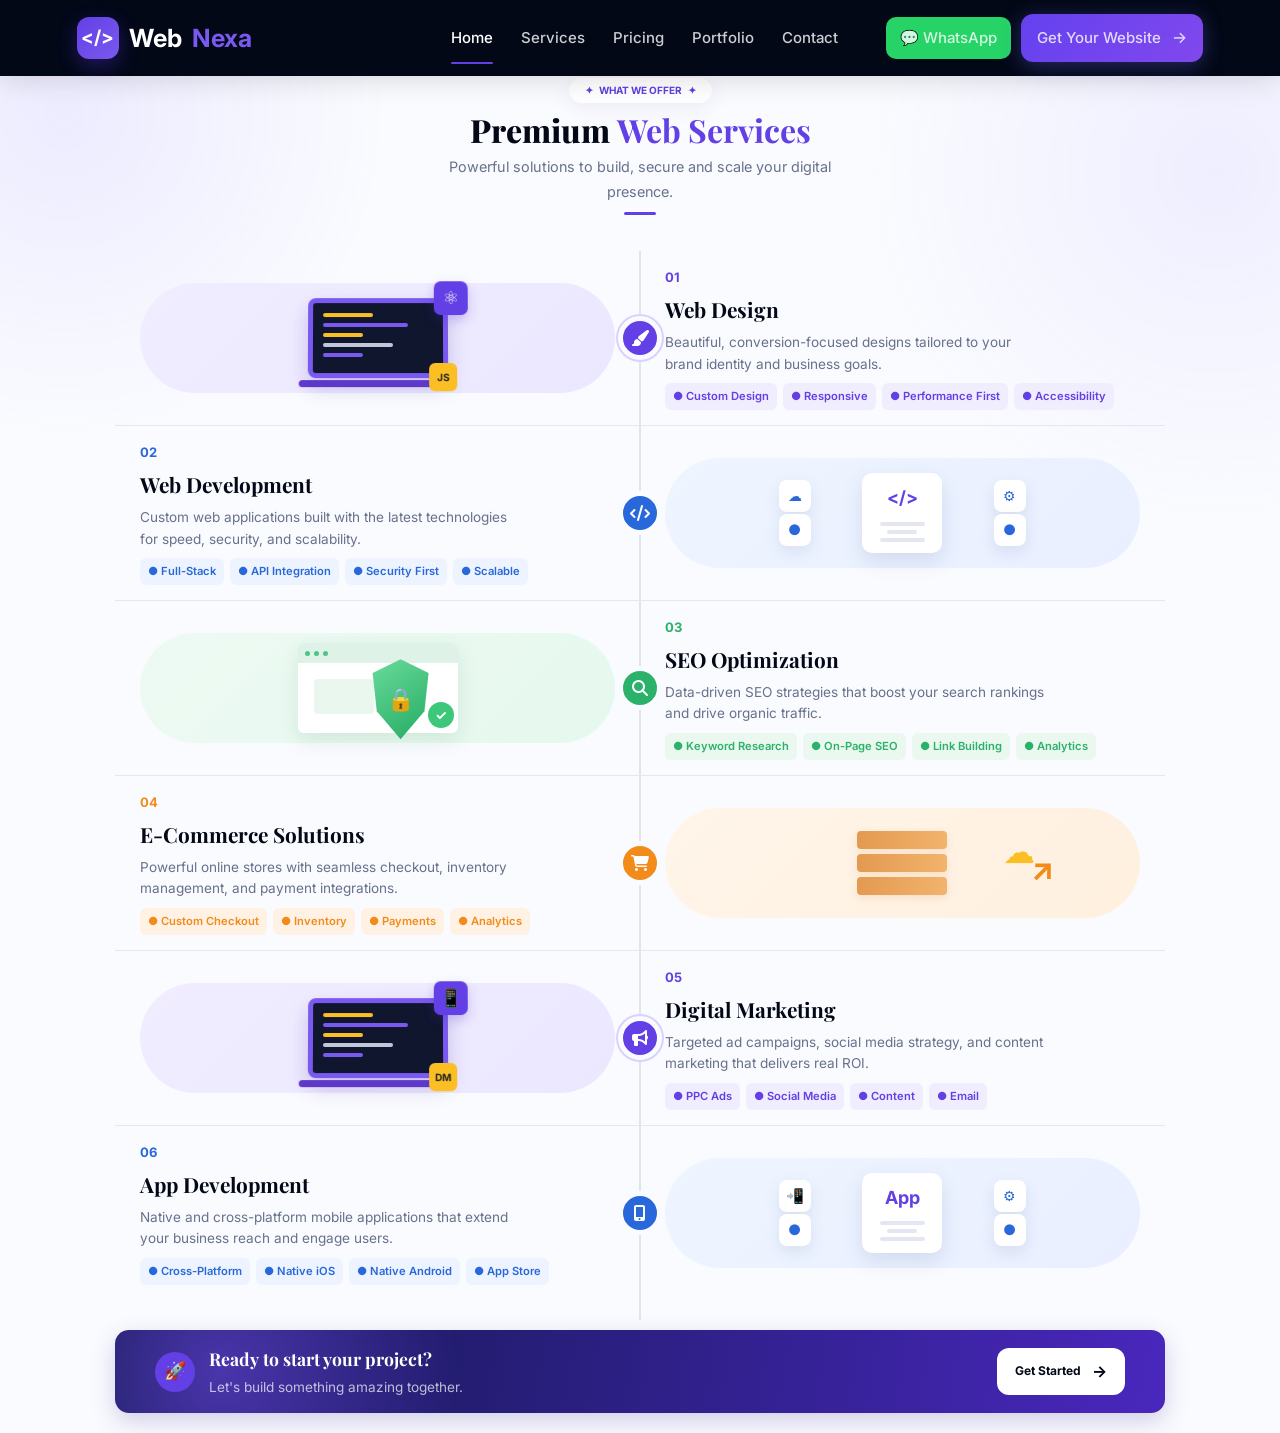
<file: index.html>
<!DOCTYPE html>
<html lang="en">
<head>
    <meta charset="UTF-8">
    <meta name="viewport" content="width=device-width, initial-scale=1.0">
    <title>WebNexa — Premium Web Design & Digital Services</title>
    <link rel="stylesheet" href="css/home.css">
    <link rel="preconnect" href="https://fonts.googleapis.com">
    <link rel="preconnect" href="https://fonts.gstatic.com" crossorigin>
    <link href="https://fonts.googleapis.com/css2?family=Playfair+Display:wght@400;500;600;700;800;900&family=Inter:wght@300;400;500;600;700&display=swap" rel="stylesheet">
    <link rel="stylesheet" href="https://cdnjs.cloudflare.com/ajax/libs/font-awesome/6.5.1/css/all.min.css">
</head>
<body>

<!-- ================= NAVBAR ================= -->
<header class="navbar">
    <a href="index.html" class="logo" aria-label="WebNexa Home">
        <div class="logo-icon">&lt;/&gt;</div>
        <span class="logo-white">Web</span><span class="logo-purple">Nexa</span>
    </a>

    <button class="mobile-toggle" id="mobileToggle" aria-label="Toggle menu" aria-expanded="false">
        <span></span>
        <span></span>
        <span></span>
    </button>

    <nav aria-label="Main navigation" id="mainNav">
        <a href="#home" class="active">Home</a>
        <a href="services.html">Services</a>
        <a href="pricing.html">Pricing</a>
        <a href="portfolio.html">Portfolio</a>
        <a href="#contact">Contact</a>
        
        <div class="nav-actions">
            <a href="https://wa.me/923008932525" class="whatsapp-btn" target="_blank" rel="noopener noreferrer">💬 WhatsApp</a>
            <a href="requirements.html" class="talk-btn">Get Your Website <span>→</span></a>
        </div>
    </nav>
</header>

<div class="mobile-bottom-bar">
    <a href="https://wa.me/923008932525" class="mobile-bar-btn whatsapp" target="_blank" rel="noopener noreferrer">💬 WhatsApp</a>
    <a href="requirements.html" class="mobile-bar-btn get-started">Get Started <span>→</span></a>
</div>

<!-- ================= HOME ================= -->
<main class="home" id="home">

    <!-- ================= HERO ================= -->
    <section class="hero-title">
        <div class="offer">
            <span>✦</span> WHAT WE OFFER <span>✦</span>
        </div>
        <h1>
            Premium <strong>Web Services</strong>
        </h1>
        <p>
            Powerful solutions to build, secure and scale your digital presence.
        </p>
        <div class="heading-line"></div>
    </section>

    <!-- ================= SERVICES TIMELINE ================= -->
    <section class="timeline" id="services">

        <!-- ===== 01 ===== -->
        <div class="service-row">
            <div class="visual purple-visual">
                <div class="laptop">
                    <div class="screen">
                        <div class="line yellow"></div>
                        <div class="line purple-line"></div>
                        <div class="line yellow small"></div>
                        <div class="line white-line"></div>
                        <div class="line purple-line small"></div>
                    </div>
                    <div class="laptop-base"></div>
                    <div class="react-icon">⚛</div>
                    <div class="js-icon">JS</div>
                </div>
            </div>
            <div class="service-text">
                <span class="number purple">01</span>
                <h2>Web Design</h2>
                <p>Beautiful, conversion-focused designs tailored to your brand identity and business goals.</p>
                <div class="tags">
                    <span>● Custom Design</span>
                    <span>● Responsive</span>
                    <span>● Performance First</span>
                    <span>● Accessibility</span>
                </div>
            </div>
            <div class="timeline-icon purple-icon"><i class="fas fa-paint-brush"></i></div>
        </div>

        <!-- ===== 02 ===== -->
        <div class="service-row reverse">
            <div class="service-text">
                <span class="number blue">02</span>
                <h2>Web Development</h2>
                <p>Custom web applications built with the latest technologies for speed, security, and scalability.</p>
                <div class="tags blue-tags">
                    <span>● Full-Stack</span>
                    <span>● API Integration</span>
                    <span>● Security First</span>
                    <span>● Scalable</span>
                </div>
            </div>
            <div class="visual blue-visual">
                <div class="api-card">
                    <div class="api-title">&lt;/&gt;</div>
                    <div class="api-line"></div>
                    <div class="api-line short"></div>
                    <div class="api-line"></div>
                </div>
                <div class="api-cloud cloud-one">☁</div>
                <div class="api-cloud cloud-two">●</div>
                <div class="api-cloud cloud-three">⚙</div>
                <div class="api-cloud cloud-four">●</div>
            </div>
            <div class="timeline-icon blue-icon"><i class="fas fa-code"></i></div>
        </div>

        <!-- ===== 03 ===== -->
        <div class="service-row">
            <div class="visual green-visual">
                <div class="security-window">
                    <div class="window-top">
                        <i></i>
                        <i></i>
                        <i></i>
                    </div>
                    <div class="window-content"></div>
                    <div class="shield">
                        <span>🔒</span>
                    </div>
                    <div class="check">✓</div>
                </div>
            </div>
            <div class="service-text">
                <span class="number green">03</span>
                <h2>SEO Optimization</h2>
                <p>Data-driven SEO strategies that boost your search rankings and drive organic traffic.</p>
                <div class="tags green-tags">
                    <span>● Keyword Research</span>
                    <span>● On-Page SEO</span>
                    <span>● Link Building</span>
                    <span>● Analytics</span>
                </div>
            </div>
            <div class="timeline-icon green-icon"><i class="fas fa-search"></i></div>
        </div>

        <!-- ===== 04 ===== -->
        <div class="service-row reverse">
            <div class="service-text">
                <span class="number orange">04</span>
                <h2>E-Commerce Solutions</h2>
                <p>Powerful online stores with seamless checkout, inventory management, and payment integrations.</p>
                <div class="tags orange-tags">
                    <span>● Custom Checkout</span>
                    <span>● Inventory</span>
                    <span>● Payments</span>
                    <span>● Analytics</span>
                </div>
            </div>
            <div class="visual orange-visual">
                <div class="server-box">
                    <div class="server"></div>
                    <div class="server"></div>
                    <div class="server"></div>
                </div>
                <div class="growth-arrow">↗</div>
                <div class="cloud">☁</div>
            </div>
            <div class="timeline-icon orange-icon"><i class="fas fa-shopping-cart"></i></div>
        </div>

        <!-- ===== 05 ===== -->
        <div class="service-row">
            <div class="visual purple-visual">
                <div class="laptop">
                    <div class="screen">
                        <div class="line yellow"></div>
                        <div class="line purple-line"></div>
                        <div class="line yellow small"></div>
                        <div class="line white-line"></div>
                        <div class="line purple-line small"></div>
                    </div>
                    <div class="laptop-base"></div>
                    <div class="react-icon">📱</div>
                    <div class="js-icon">DM</div>
                </div>
            </div>
            <div class="service-text">
                <span class="number purple">05</span>
                <h2>Digital Marketing</h2>
                <p>Targeted ad campaigns, social media strategy, and content marketing that delivers real ROI.</p>
                <div class="tags">
                    <span>● PPC Ads</span>
                    <span>● Social Media</span>
                    <span>● Content</span>
                    <span>● Email</span>
                </div>
            </div>
            <div class="timeline-icon purple-icon"><i class="fas fa-bullhorn"></i></div>
        </div>

        <!-- ===== 06 ===== -->
        <div class="service-row reverse">
            <div class="service-text">
                <span class="number blue">06</span>
                <h2>App Development</h2>
                <p>Native and cross-platform mobile applications that extend your business reach and engage users.</p>
                <div class="tags blue-tags">
                    <span>● Cross-Platform</span>
                    <span>● Native iOS</span>
                    <span>● Native Android</span>
                    <span>● App Store</span>
                </div>
            </div>
            <div class="visual blue-visual">
                <div class="api-card">
                    <div class="api-title">App</div>
                    <div class="api-line"></div>
                    <div class="api-line short"></div>
                    <div class="api-line"></div>
                </div>
                <div class="api-cloud cloud-one">📲</div>
                <div class="api-cloud cloud-two">●</div>
                <div class="api-cloud cloud-three">⚙</div>
                <div class="api-cloud cloud-four">●</div>
            </div>
            <div class="timeline-icon blue-icon"><i class="fas fa-mobile-alt"></i></div>
        </div>

    </section>

    <!-- ================= CTA ================= -->
    <section class="cta">
        <div class="cta-left">
            <div class="rocket">🚀</div>
            <div>
                <h3>Ready to start your project?</h3>
                <p>Let's build something amazing together.</p>
            </div>
        </div>
        <a href="requirements.html" class="talk-btn">
            Get Started <span>→</span>
        </a>
    </section>

</main>

<script>
    const mobileToggle = document.getElementById('mobileToggle');
    const mainNav = document.getElementById('mainNav');
    
    if (mobileToggle && mainNav) {
        mobileToggle.addEventListener('click', function() {
            const isOpen = mainNav.classList.toggle('open');
            mobileToggle.classList.toggle('active');
            mobileToggle.setAttribute('aria-expanded', String(isOpen));
            document.body.classList.toggle('menu-open', isOpen);
        });
        
        function navigateToPage(href) {
            const currentPage = window.location.pathname.split('/').pop() || 'index.html';
            const targetPage = href.split('/').pop();
            const pageOrder = ['index.html', 'services.html', 'pricing.html', 'portfolio.html', 'requirements.html'];
            const currentIndex = pageOrder.indexOf(currentPage);
            const targetIndex = pageOrder.indexOf(targetPage);
            const direction = (targetIndex > currentIndex || currentIndex === -1) ? '-60px' : '60px';
            document.documentElement.style.setProperty('--slide-direction', direction);
            const mainElement = document.querySelector('main');
            if (mainElement) {
                mainElement.classList.add('page-transitioning');
            }
            setTimeout(function() {
                window.location.href = href;
            }, 450);
        }
        
        document.querySelectorAll('.navbar a[href]').forEach(function(link) {
            link.addEventListener('click', function(e) {
                const href = this.getAttribute('href');
                if (!href || href.startsWith('#') || href.startsWith('http') || href.startsWith('mailto:') || href.startsWith('tel:')) {
                    if (mobileToggle.classList.contains('active')) {
                        mainNav.classList.remove('open');
                        mobileToggle.classList.remove('active');
                        mobileToggle.setAttribute('aria-expanded', 'false');
                        document.body.classList.remove('menu-open');
                    }
                    return;
                }
                e.preventDefault();
                if (mobileToggle.classList.contains('active')) {
                    mainNav.classList.remove('open');
                    mobileToggle.classList.remove('active');
                    mobileToggle.setAttribute('aria-expanded', 'false');
                    document.body.classList.remove('menu-open');
                }
                navigateToPage(href);
            });
        });
        
        document.addEventListener('keydown', function(e) {
            if (e.key === 'Escape' && mainNav.classList.contains('open')) {
                mainNav.classList.remove('open');
                mobileToggle.classList.remove('active');
                mobileToggle.setAttribute('aria-expanded', 'false');
                document.body.classList.remove('menu-open');
            }
        });
    }
</script>

</body>
</html>
</file>
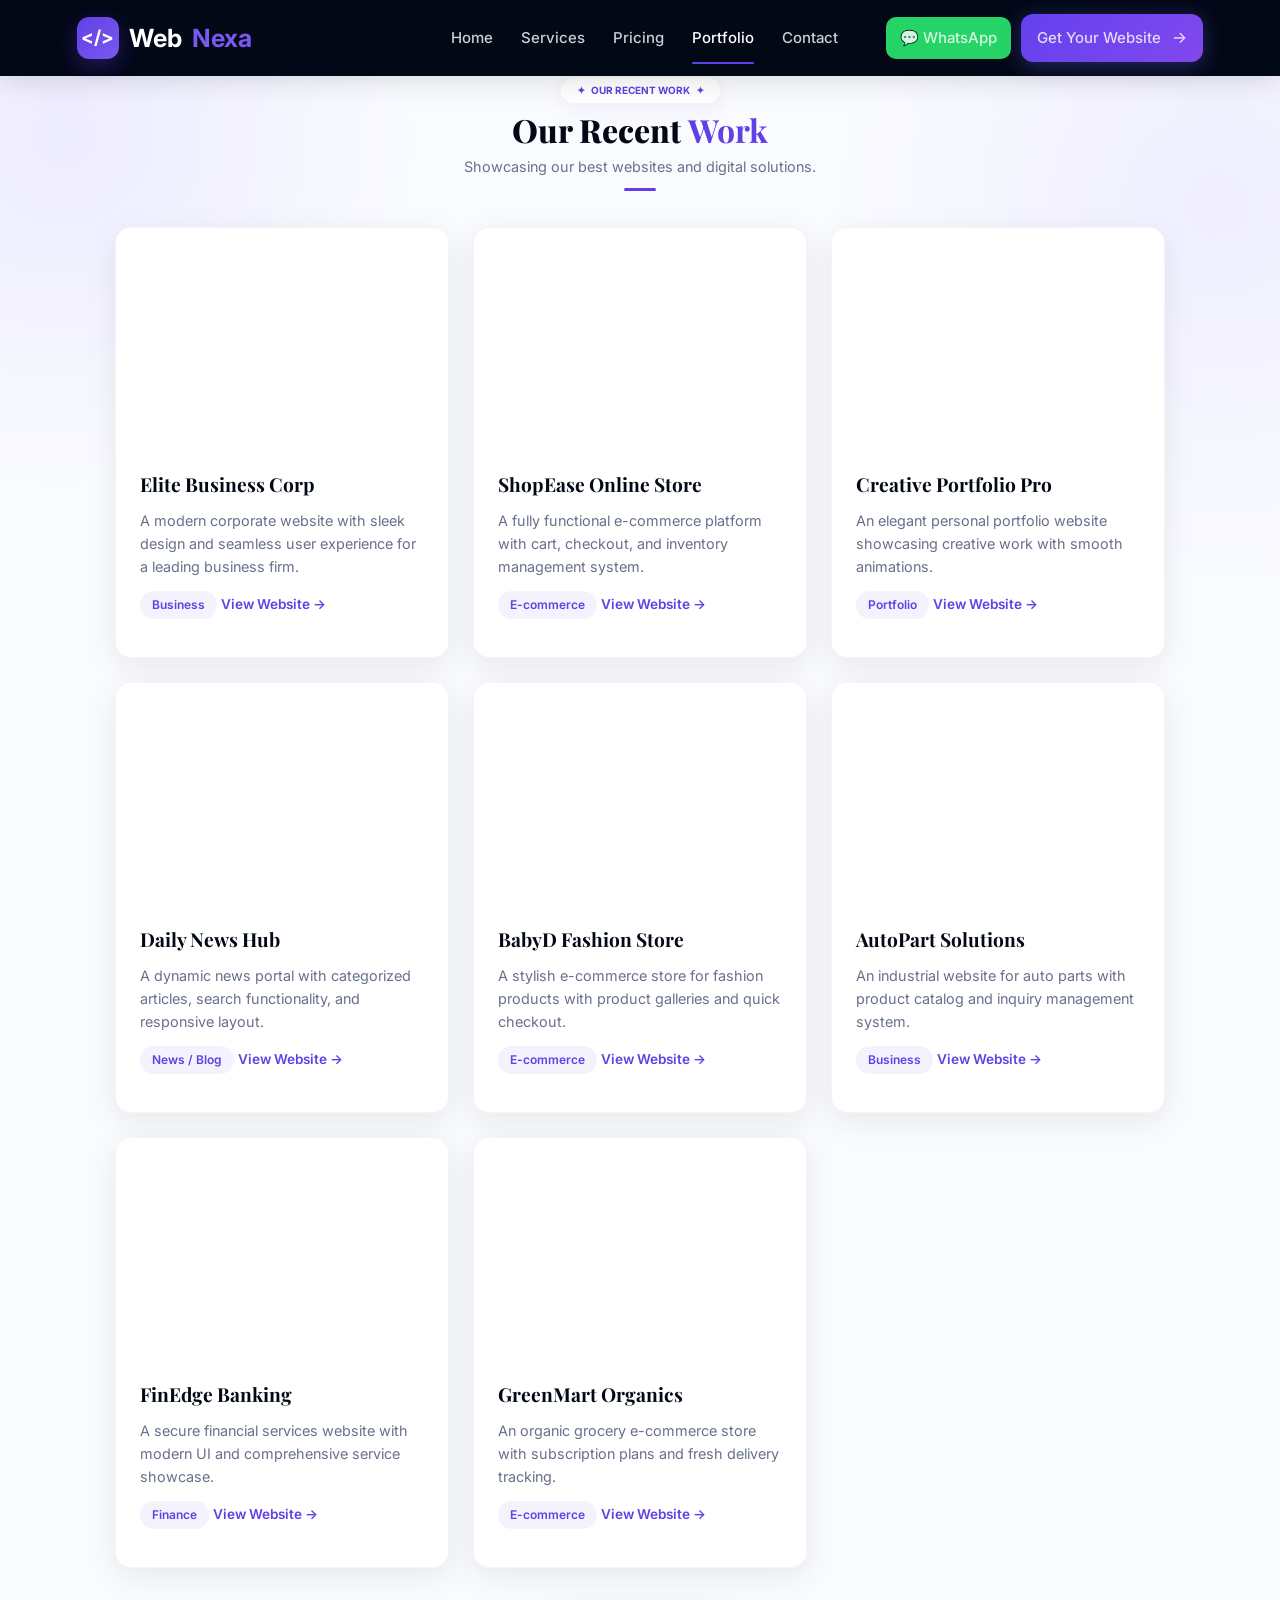
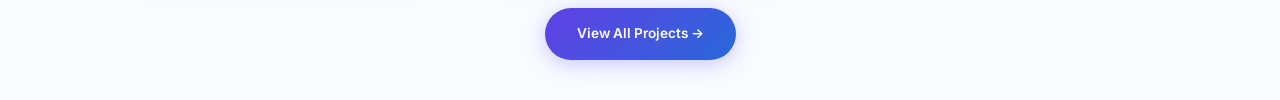
<file: portfolio.html>
<!DOCTYPE html>
<html lang="en">
<head>
    <meta charset="UTF-8">
    <meta name="viewport" content="width=device-width, initial-scale=1.0">
    <title>WebNexa — Portfolio</title>
    <link rel="stylesheet" href="css/home.css">
    <link rel="preconnect" href="https://fonts.googleapis.com">
    <link rel="preconnect" href="https://fonts.gstatic.com" crossorigin>
    <link href="https://fonts.googleapis.com/css2?family=Playfair+Display:wght@400;500;600;700;800;900&family=Inter:wght@300;400;500;600;700&display=swap" rel="stylesheet">
    <link rel="stylesheet" href="https://cdnjs.cloudflare.com/ajax/libs/font-awesome/6.5.1/css/all.min.css">
</head>
<body>

<!-- ================= NAVBAR ================= -->
<header class="navbar">
    <a href="index.html" class="logo" aria-label="WebNexa Home">
        <div class="logo-icon">&lt;/&gt;</div>
        <span class="logo-white">Web</span><span class="logo-purple">Nexa</span>
    </a>

    <button class="mobile-toggle" id="mobileToggle" aria-label="Toggle menu" aria-expanded="false">
        <span></span>
        <span></span>
        <span></span>
    </button>

    <nav aria-label="Main navigation" id="mainNav">
        <a href="index.html">Home</a>
        <a href="services.html">Services</a>
        <a href="pricing.html">Pricing</a>
        <a href="portfolio.html" class="active">Portfolio</a>
        <a href="index.html#contact">Contact</a>
        
        <div class="nav-actions">
            <a href="https://wa.me/923008932525" class="whatsapp-btn" target="_blank" rel="noopener noreferrer">💬 WhatsApp</a>
            <a href="requirements.html" class="talk-btn">Get Your Website <span>→</span></a>
        </div>
    </nav>
</header> 

<div class="mobile-bottom-bar">
    <a href="https://wa.me/923008932525" class="mobile-bar-btn whatsapp" target="_blank" rel="noopener noreferrer">💬 WhatsApp</a>
    <a href="requirements.html" class="mobile-bar-btn get-started">Get Started <span>→</span></a>
</div>

<!-- ================= PORTFOLIO ================= -->
<main class="portfolio-page" id="portfolio">

    <!-- ================= PORTFOLIO HERO ================= -->
    <section class="portfolio-hero">
        <div class="offer">
            <span>✦</span> OUR RECENT WORK <span>✦</span>
        </div>
        <h1>
            Our Recent <strong>Work</strong>
        </h1>
        <p>
            Showcasing our best websites and digital solutions.
        </p>
        <div class="heading-line"></div>
    </section>

    <!-- ================= PORTFOLIO GRID ================= -->
    <section class="portfolio-section">
        <div class="portfolio-grid">

            <!-- Project 1 -->
            <div class="portfolio-card">
                <div class="portfolio-image business-mockup">
                    <div class="site-homepage">
                        <div class="site-header">
                            <div class="site-logo-text"></div>
                            <div class="site-nav">
                                <span></span><span></span><span></span>
                            </div>
                        </div>
                        <div class="site-hero">
                            <div class="site-hero-tag"></div>
                            <div class="site-hero-title"></div>
                            <div class="site-hero-sub"></div>
                            <div class="site-hero-btns">
                                <div class="site-btn primary"></div>
                                <div class="site-btn outline"></div>
                            </div>
                        </div>
                        <div class="site-grid-3">
                            <div class="site-card">
                                <div class="site-card-icon"></div>
                                <div class="site-line"></div>
                                <div class="site-line short"></div>
                            </div>
                            <div class="site-card">
                                <div class="site-card-icon"></div>
                                <div class="site-line"></div>
                                <div class="site-line short"></div>
                            </div>
                            <div class="site-card">
                                <div class="site-card-icon"></div>
                                <div class="site-line"></div>
                                <div class="site-line short"></div>
                            </div>
                        </div>
                    </div>
                </div>
                <div class="portfolio-info">
                    <h3>Elite Business Corp</h3>
                    <p>A modern corporate website with sleek design and seamless user experience for a leading business firm.</p>
                    <span class="portfolio-category">Business</span>
                    <a href="#" class="portfolio-link-btn">View Website →</a>
                </div>
            </div>

            <!-- Project 2 -->
            <div class="portfolio-card">
                <div class="portfolio-image ecommerce-mockup">
                    <div class="site-homepage">
                        <div class="site-header">
                            <div class="site-logo-text"></div>
                            <div class="site-nav">
                                <span></span><span></span><span></span>
                            </div>
                        </div>
                        <div class="site-hero">
                            <div class="site-hero-tag"></div>
                            <div class="site-hero-title"></div>
                            <div class="site-hero-sub"></div>
                            <div class="site-hero-btns">
                                <div class="site-btn primary"></div>
                                <div class="site-btn outline"></div>
                            </div>
                        </div>
                        <div class="site-grid-3">
                            <div class="site-card">
                                <div class="site-card-icon"></div>
                                <div class="site-line"></div>
                                <div class="site-line short"></div>
                            </div>
                            <div class="site-card">
                                <div class="site-card-icon"></div>
                                <div class="site-line"></div>
                                <div class="site-line short"></div>
                            </div>
                            <div class="site-card">
                                <div class="site-card-icon"></div>
                                <div class="site-line"></div>
                                <div class="site-line short"></div>
                            </div>
                        </div>
                    </div>
                </div>
                <div class="portfolio-info">
                    <h3>ShopEase Online Store</h3>
                    <p>A fully functional e-commerce platform with cart, checkout, and inventory management system.</p>
                    <span class="portfolio-category">E-commerce</span>
                    <a href="#" class="portfolio-link-btn">View Website →</a>
                </div>
            </div>

            <!-- Project 3 -->
            <div class="portfolio-card">
                <div class="portfolio-image portfolio-mockup">
                    <div class="site-homepage">
                        <div class="site-header">
                            <div class="site-logo-text"></div>
                            <div class="site-nav">
                                <span></span><span></span><span></span>
                            </div>
                        </div>
                        <div class="site-hero">
                            <div class="site-hero-tag"></div>
                            <div class="site-hero-title"></div>
                            <div class="site-hero-sub"></div>
                            <div class="site-hero-btns">
                                <div class="site-btn primary"></div>
                                <div class="site-btn outline"></div>
                            </div>
                        </div>
                        <div class="site-grid-3">
                            <div class="site-card">
                                <div class="site-card-icon"></div>
                                <div class="site-line"></div>
                                <div class="site-line short"></div>
                            </div>
                            <div class="site-card">
                                <div class="site-card-icon"></div>
                                <div class="site-line"></div>
                                <div class="site-line short"></div>
                            </div>
                            <div class="site-card">
                                <div class="site-card-icon"></div>
                                <div class="site-line"></div>
                                <div class="site-line short"></div>
                            </div>
                        </div>
                    </div>
                </div>
                <div class="portfolio-info">
                    <h3>Creative Portfolio Pro</h3>
                    <p>An elegant personal portfolio website showcasing creative work with smooth animations.</p>
                    <span class="portfolio-category">Portfolio</span>
                    <a href="#" class="portfolio-link-btn">View Website →</a>
                </div>
            </div>

            <!-- Project 4 -->
            <div class="portfolio-card">
                <div class="portfolio-image news-mockup">
                    <div class="site-homepage">
                        <div class="site-header">
                            <div class="site-logo-text"></div>
                            <div class="site-nav">
                                <span></span><span></span><span></span>
                            </div>
                        </div>
                        <div class="site-hero">
                            <div class="site-hero-tag"></div>
                            <div class="site-hero-title"></div>
                            <div class="site-hero-sub"></div>
                            <div class="site-hero-btns">
                                <div class="site-btn primary"></div>
                                <div class="site-btn outline"></div>
                            </div>
                        </div>
                        <div class="site-grid-3">
                            <div class="site-card">
                                <div class="site-card-icon"></div>
                                <div class="site-line"></div>
                                <div class="site-line short"></div>
                            </div>
                            <div class="site-card">
                                <div class="site-card-icon"></div>
                                <div class="site-line"></div>
                                <div class="site-line short"></div>
                            </div>
                            <div class="site-card">
                                <div class="site-card-icon"></div>
                                <div class="site-line"></div>
                                <div class="site-line short"></div>
                            </div>
                        </div>
                    </div>
                </div>
                <div class="portfolio-info">
                    <h3>Daily News Hub</h3>
                    <p>A dynamic news portal with categorized articles, search functionality, and responsive layout.</p>
                    <span class="portfolio-category">News / Blog</span>
                    <a href="#" class="portfolio-link-btn">View Website →</a>
                </div>
            </div>

            <!-- Project 5 -->
            <div class="portfolio-card">
                <div class="portfolio-image store-mockup">
                    <div class="site-homepage">
                        <div class="site-header">
                            <div class="site-logo-text"></div>
                            <div class="site-nav">
                                <span></span><span></span><span></span>
                            </div>
                        </div>
                        <div class="site-hero">
                            <div class="site-hero-tag"></div>
                            <div class="site-hero-title"></div>
                            <div class="site-hero-sub"></div>
                            <div class="site-hero-btns">
                                <div class="site-btn primary"></div>
                                <div class="site-btn outline"></div>
                            </div>
                        </div>
                        <div class="site-grid-3">
                            <div class="site-card">
                                <div class="site-card-icon"></div>
                                <div class="site-line"></div>
                                <div class="site-line short"></div>
                            </div>
                            <div class="site-card">
                                <div class="site-card-icon"></div>
                                <div class="site-line"></div>
                                <div class="site-line short"></div>
                            </div>
                            <div class="site-card">
                                <div class="site-card-icon"></div>
                                <div class="site-line"></div>
                                <div class="site-line short"></div>
                            </div>
                        </div>
                    </div>
                </div>
                <div class="portfolio-info">
                    <h3>BabyD Fashion Store</h3>
                    <p>A stylish e-commerce store for fashion products with product galleries and quick checkout.</p>
                    <span class="portfolio-category">E-commerce</span>
                    <a href="#" class="portfolio-link-btn">View Website →</a>
                </div>
            </div>

            <!-- Project 6 -->
            <div class="portfolio-card">
                <div class="portfolio-image carpart-mockup">
                    <div class="site-homepage">
                        <div class="site-header">
                            <div class="site-logo-text"></div>
                            <div class="site-nav">
                                <span></span><span></span><span></span>
                            </div>
                        </div>
                        <div class="site-hero">
                            <div class="site-hero-tag"></div>
                            <div class="site-hero-title"></div>
                            <div class="site-hero-sub"></div>
                            <div class="site-hero-btns">
                                <div class="site-btn primary"></div>
                                <div class="site-btn outline"></div>
                            </div>
                        </div>
                        <div class="site-grid-3">
                            <div class="site-card">
                                <div class="site-card-icon"></div>
                                <div class="site-line"></div>
                                <div class="site-line short"></div>
                            </div>
                            <div class="site-card">
                                <div class="site-card-icon"></div>
                                <div class="site-line"></div>
                                <div class="site-line short"></div>
                            </div>
                            <div class="site-card">
                                <div class="site-card-icon"></div>
                                <div class="site-line"></div>
                                <div class="site-line short"></div>
                            </div>
                        </div>
                    </div>
                </div>
                <div class="portfolio-info">
                    <h3>AutoPart Solutions</h3>
                    <p>An industrial website for auto parts with product catalog and inquiry management system.</p>
                    <span class="portfolio-category">Business</span>
                    <a href="#" class="portfolio-link-btn">View Website →</a>
                </div>
            </div>

            <!-- Project 7 -->
            <div class="portfolio-card">
                <div class="portfolio-image business-mockup">
                    <div class="site-homepage">
                        <div class="site-header">
                            <div class="site-logo-text"></div>
                            <div class="site-nav">
                                <span></span><span></span><span></span>
                            </div>
                        </div>
                        <div class="site-hero">
                            <div class="site-hero-tag"></div>
                            <div class="site-hero-title"></div>
                            <div class="site-hero-sub"></div>
                            <div class="site-hero-btns">
                                <div class="site-btn primary"></div>
                                <div class="site-btn outline"></div>
                            </div>
                        </div>
                        <div class="site-grid-3">
                            <div class="site-card">
                                <div class="site-card-icon"></div>
                                <div class="site-line"></div>
                                <div class="site-line short"></div>
                            </div>
                            <div class="site-card">
                                <div class="site-card-icon"></div>
                                <div class="site-line"></div>
                                <div class="site-line short"></div>
                            </div>
                            <div class="site-card">
                                <div class="site-card-icon"></div>
                                <div class="site-line"></div>
                                <div class="site-line short"></div>
                            </div>
                        </div>
                    </div>
                </div>
                <div class="portfolio-info">
                    <h3>FinEdge Banking</h3>
                    <p>A secure financial services website with modern UI and comprehensive service showcase.</p>
                    <span class="portfolio-category">Finance</span>
                    <a href="#" class="portfolio-link-btn">View Website →</a>
                </div>
            </div>

            <!-- Project 8 -->
            <div class="portfolio-card">
                <div class="portfolio-image ecommerce-mockup">
                    <div class="site-homepage">
                        <div class="site-header">
                            <div class="site-logo-text"></div>
                            <div class="site-nav">
                                <span></span><span></span><span></span>
                            </div>
                        </div>
                        <div class="site-hero">
                            <div class="site-hero-tag"></div>
                            <div class="site-hero-title"></div>
                            <div class="site-hero-sub"></div>
                            <div class="site-hero-btns">
                                <div class="site-btn primary"></div>
                                <div class="site-btn outline"></div>
                            </div>
                        </div>
                        <div class="site-grid-3">
                            <div class="site-card">
                                <div class="site-card-icon"></div>
                                <div class="site-line"></div>
                                <div class="site-line short"></div>
                            </div>
                            <div class="site-card">
                                <div class="site-card-icon"></div>
                                <div class="site-line"></div>
                                <div class="site-line short"></div>
                            </div>
                            <div class="site-card">
                                <div class="site-card-icon"></div>
                                <div class="site-line"></div>
                                <div class="site-line short"></div>
                            </div>
                        </div>
                    </div>
                </div>
                <div class="portfolio-info">
                    <h3>GreenMart Organics</h3>
                    <p>An organic grocery e-commerce store with subscription plans and fresh delivery tracking.</p>
                    <span class="portfolio-category">E-commerce</span>
                    <a href="#" class="portfolio-link-btn">View Website →</a>
                </div>
            </div>

        </div>

        <!-- ================= VIEW ALL PROJECTS ================= -->
        <div class="view-all-wrapper">
            <a href="#" class="view-all-btn">View All Projects →</a>
        </div>
    </section>

</main>

<script>
    const mobileToggle = document.getElementById('mobileToggle');
    const mainNav = document.getElementById('mainNav');
    
    if (mobileToggle && mainNav) {
        mobileToggle.addEventListener('click', function() {
            const isOpen = mainNav.classList.toggle('open');
            mobileToggle.classList.toggle('active');
            mobileToggle.setAttribute('aria-expanded', String(isOpen));
            document.body.classList.toggle('menu-open', isOpen);
        });
        
        function navigateToPage(href) {
            const currentPage = window.location.pathname.split('/').pop() || 'index.html';
            const targetPage = href.split('/').pop();
            const pageOrder = ['index.html', 'services.html', 'pricing.html', 'portfolio.html', 'requirements.html'];
            const currentIndex = pageOrder.indexOf(currentPage);
            const targetIndex = pageOrder.indexOf(targetPage);
            const direction = (targetIndex > currentIndex || currentIndex === -1) ? '-60px' : '60px';
            document.documentElement.style.setProperty('--slide-direction', direction);
            const mainElement = document.querySelector('main');
            if (mainElement) {
                mainElement.classList.add('page-transitioning');
            }
            setTimeout(function() {
                window.location.href = href;
            }, 450);
        }
        
        document.querySelectorAll('.navbar a[href]').forEach(function(link) {
            link.addEventListener('click', function(e) {
                const href = this.getAttribute('href');
                if (!href || href.startsWith('#') || href.startsWith('http') || href.startsWith('mailto:') || href.startsWith('tel:')) {
                    if (mobileToggle.classList.contains('active')) {
                        mainNav.classList.remove('open');
                        mobileToggle.classList.remove('active');
                        mobileToggle.setAttribute('aria-expanded', 'false');
                        document.body.classList.remove('menu-open');
                    }
                    return;
                }
                e.preventDefault();
                if (mobileToggle.classList.contains('active')) {
                    mainNav.classList.remove('open');
                    mobileToggle.classList.remove('active');
                    mobileToggle.setAttribute('aria-expanded', 'false');
                    document.body.classList.remove('menu-open');
                }
                navigateToPage(href);
            });
        });
        
        document.addEventListener('keydown', function(e) {
            if (e.key === 'Escape' && mainNav.classList.contains('open')) {
                mainNav.classList.remove('open');
                mobileToggle.classList.remove('active');
                mobileToggle.setAttribute('aria-expanded', 'false');
                document.body.classList.remove('menu-open');
            }
        });
    }
</script>

</body>
</html>
</file>
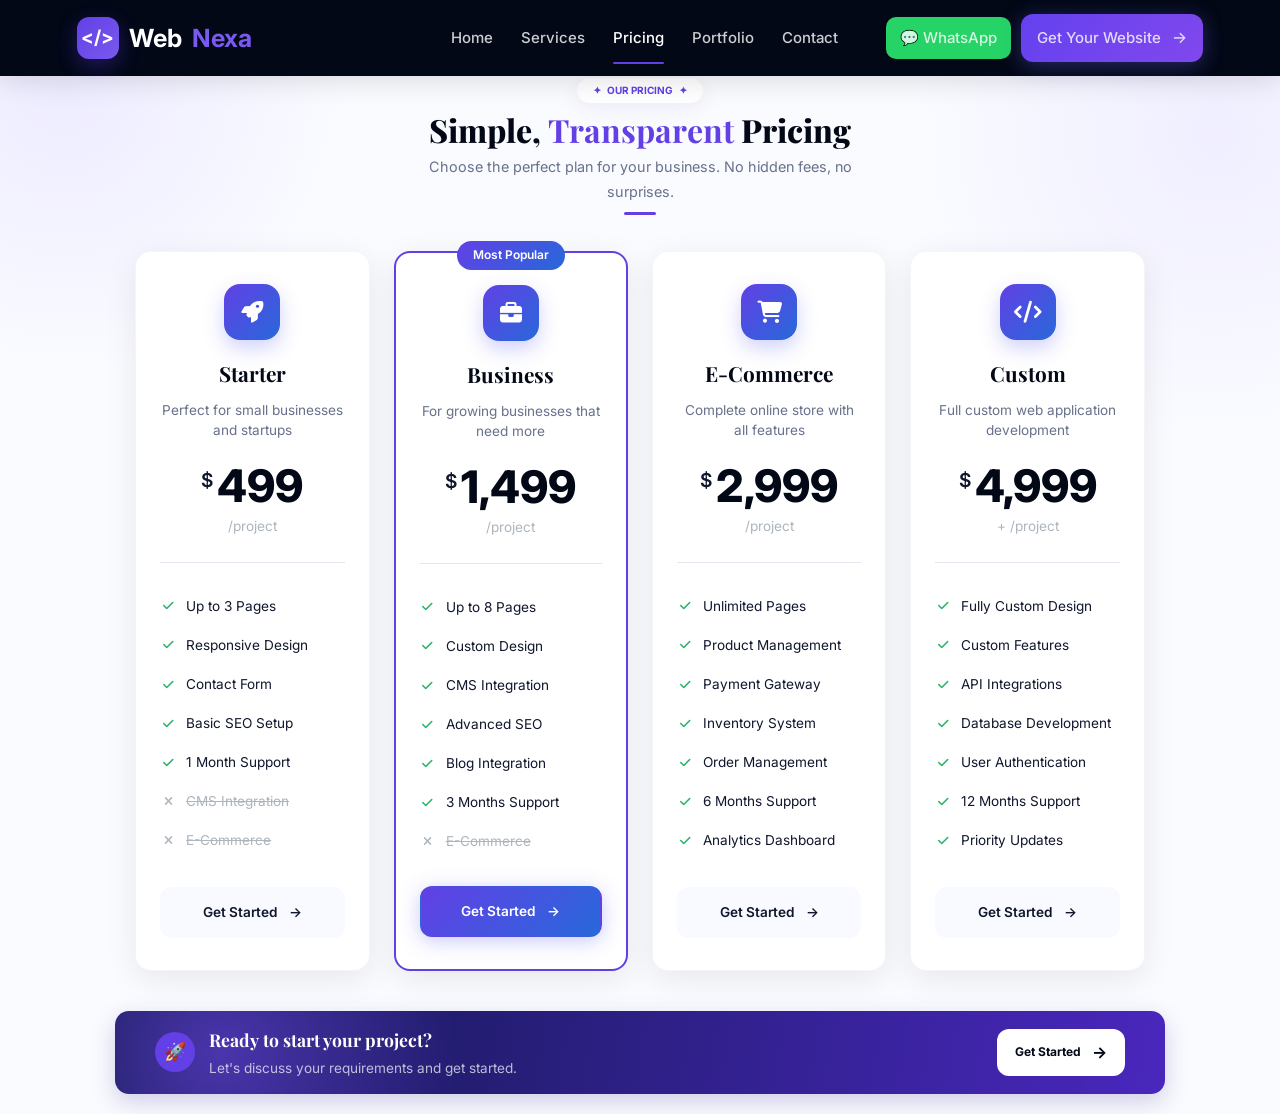
<file: pricing.html>
<!DOCTYPE html>
<html lang="en">
<head>
    <meta charset="UTF-8">
    <meta name="viewport" content="width=device-width, initial-scale=1.0">
    <title>Pricing — WebNexa</title>
    <link rel="stylesheet" href="css/home.css">
    <link rel="preconnect" href="https://fonts.googleapis.com">
    <link rel="preconnect" href="https://fonts.gstatic.com" crossorigin>
    <link href="https://fonts.googleapis.com/css2?family=Playfair+Display:wght@400;500;600;700;800;900&family=Inter:wght@300;400;500;600;700&display=swap" rel="stylesheet">
    <link rel="stylesheet" href="https://cdnjs.cloudflare.com/ajax/libs/font-awesome/6.5.1/css/all.min.css">
</head>
<body>

<!-- ================= NAVBAR ================= -->
<header class="navbar">
    <a href="index.html" class="logo" aria-label="WebNexa Home">
        <div class="logo-icon">&lt;/&gt;</div>
        <span class="logo-white">Web</span><span class="logo-purple">Nexa</span>
    </a>

    <button class="mobile-toggle" id="mobileToggle" aria-label="Toggle menu" aria-expanded="false">
        <span></span>
        <span></span>
        <span></span>
    </button>

    <nav aria-label="Main navigation" id="mainNav">
        <a href="index.html">Home</a>
        <a href="services.html">Services</a>
        <a href="pricing.html" class="active">Pricing</a>
        <a href="portfolio.html">Portfolio</a>
        <a href="index.html#contact">Contact</a>
        
        <div class="nav-actions">
            <a href="https://wa.me/923008932525" class="whatsapp-btn" target="_blank" rel="noopener noreferrer">💬 WhatsApp</a>
            <a href="requirements.html" class="talk-btn">Get Your Website <span>→</span></a>
        </div>
    </nav>
</header>

<div class="mobile-bottom-bar">
    <a href="https://wa.me/923008932525" class="mobile-bar-btn whatsapp" target="_blank" rel="noopener noreferrer">💬 WhatsApp</a>
    <a href="requirements.html" class="mobile-bar-btn get-started">Get Started <span>→</span></a>
</div>

<!-- ================= PRICING ================= -->
<main class="home" id="pricing">

    <!-- ================= PRICING HERO ================= -->
    <section class="hero-title">
        <div class="offer">
            <span>✦</span> OUR PRICING <span>✦</span>
        </div>
        <h1>
            Simple, <strong>Transparent</strong> Pricing
        </h1>
        <p>
            Choose the perfect plan for your business. No hidden fees, no surprises.
        </p>
        <div class="heading-line"></div>
    </section>

    <!-- ================= PRICING CARDS ================= -->
    <section class="pricing-section">
        <div class="pricing-grid">

            <!-- Starter Plan -->
            <div class="pricing-card">
                <div class="pricing-header">
                    <div class="pricing-icon">
                        <i class="fas fa-rocket"></i>
                    </div>
                    <h3>Starter</h3>
                    <p>Perfect for small businesses and startups</p>
                </div>
                <div class="pricing-price">
                    <span class="currency">$</span>
                    <span class="amount">499</span>
                    <span class="period">/project</span>
                </div>
                <ul class="pricing-features">
                    <li><i class="fas fa-check"></i> Up to 3 Pages</li>
                    <li><i class="fas fa-check"></i> Responsive Design</li>
                    <li><i class="fas fa-check"></i> Contact Form</li>
                    <li><i class="fas fa-check"></i> Basic SEO Setup</li>
                    <li><i class="fas fa-check"></i> 1 Month Support</li>
                    <li><i class="fas fa-times"></i> <span class="disabled">CMS Integration</span></li>
                    <li><i class="fas fa-times"></i> <span class="disabled">E-Commerce</span></li>
                </ul>
                <a href="requirements.html" class="pricing-btn">Get Started <span>→</span></a>
            </div>

            <!-- Business Plan -->
            <div class="pricing-card popular">
                <div class="popular-badge">Most Popular</div>
                <div class="pricing-header">
                    <div class="pricing-icon">
                        <i class="fas fa-briefcase"></i>
                    </div>
                    <h3>Business</h3>
                    <p>For growing businesses that need more</p>
                </div>
                <div class="pricing-price">
                    <span class="currency">$</span>
                    <span class="amount">1,499</span>
                    <span class="period">/project</span>
                </div>
                <ul class="pricing-features">
                    <li><i class="fas fa-check"></i> Up to 8 Pages</li>
                    <li><i class="fas fa-check"></i> Custom Design</li>
                    <li><i class="fas fa-check"></i> CMS Integration</li>
                    <li><i class="fas fa-check"></i> Advanced SEO</li>
                    <li><i class="fas fa-check"></i> Blog Integration</li>
                    <li><i class="fas fa-check"></i> 3 Months Support</li>
                    <li><i class="fas fa-times"></i> <span class="disabled">E-Commerce</span></li>
                </ul>
                <a href="requirements.html" class="pricing-btn primary">Get Started <span>→</span></a>
            </div>

            <!-- E-Commerce Plan -->
            <div class="pricing-card">
                <div class="pricing-header">
                    <div class="pricing-icon">
                        <i class="fas fa-shopping-cart"></i>
                    </div>
                    <h3>E-Commerce</h3>
                    <p>Complete online store with all features</p>
                </div>
                <div class="pricing-price">
                    <span class="currency">$</span>
                    <span class="amount">2,999</span>
                    <span class="period">/project</span>
                </div>
                <ul class="pricing-features">
                    <li><i class="fas fa-check"></i> Unlimited Pages</li>
                    <li><i class="fas fa-check"></i> Product Management</li>
                    <li><i class="fas fa-check"></i> Payment Gateway</li>
                    <li><i class="fas fa-check"></i> Inventory System</li>
                    <li><i class="fas fa-check"></i> Order Management</li>
                    <li><i class="fas fa-check"></i> 6 Months Support</li>
                    <li><i class="fas fa-check"></i> Analytics Dashboard</li>
                </ul>
                <a href="requirements.html" class="pricing-btn">Get Started <span>→</span></a>
            </div>

            <!-- Custom Plan -->
            <div class="pricing-card">
                <div class="pricing-header">
                    <div class="pricing-icon">
                        <i class="fas fa-code"></i>
                    </div>
                    <h3>Custom</h3>
                    <p>Full custom web application development</p>
                </div>
                <div class="pricing-price">
                    <span class="currency">$</span>
                    <span class="amount">4,999</span>
                    <span class="period">+ /project</span>
                </div>
                <ul class="pricing-features">
                    <li><i class="fas fa-check"></i> Fully Custom Design</li>
                    <li><i class="fas fa-check"></i> Custom Features</li>
                    <li><i class="fas fa-check"></i> API Integrations</li>
                    <li><i class="fas fa-check"></i> Database Development</li>
                    <li><i class="fas fa-check"></i> User Authentication</li>
                    <li><i class="fas fa-check"></i> 12 Months Support</li>
                    <li><i class="fas fa-check"></i> Priority Updates</li>
                </ul>
                <a href="requirements.html" class="pricing-btn">Get Started <span>→</span></a>
            </div>

        </div>
    </section>

    <!-- ================= CTA ================= -->
    <section class="cta">
        <div class="cta-left">
            <div class="rocket">🚀</div>
            <div>
                <h3>Ready to start your project?</h3>
                <p>Let's discuss your requirements and get started.</p>
            </div>
        </div>
        <a href="requirements.html" class="talk-btn">
            Get Started <span>→</span>
        </a>
    </section>

</main>

<script>
    const mobileToggle = document.getElementById('mobileToggle');
    const mainNav = document.getElementById('mainNav');
    
    if (mobileToggle && mainNav) {
        mobileToggle.addEventListener('click', function() {
            const isOpen = mainNav.classList.toggle('open');
            mobileToggle.classList.toggle('active');
            mobileToggle.setAttribute('aria-expanded', String(isOpen));
            document.body.classList.toggle('menu-open', isOpen);
        });
        
        function navigateToPage(href) {
            const currentPage = window.location.pathname.split('/').pop() || 'index.html';
            const targetPage = href.split('/').pop();
            const pageOrder = ['index.html', 'services.html', 'pricing.html', 'portfolio.html', 'requirements.html'];
            const currentIndex = pageOrder.indexOf(currentPage);
            const targetIndex = pageOrder.indexOf(targetPage);
            const direction = (targetIndex > currentIndex || currentIndex === -1) ? '-60px' : '60px';
            document.documentElement.style.setProperty('--slide-direction', direction);
            const mainElement = document.querySelector('main');
            if (mainElement) {
                mainElement.classList.add('page-transitioning');
            }
            setTimeout(function() {
                window.location.href = href;
            }, 450);
        }
        
        document.querySelectorAll('.navbar a[href]').forEach(function(link) {
            link.addEventListener('click', function(e) {
                const href = this.getAttribute('href');
                if (!href || href.startsWith('#') || href.startsWith('http') || href.startsWith('mailto:') || href.startsWith('tel:')) {
                    if (mobileToggle.classList.contains('active')) {
                        mainNav.classList.remove('open');
                        mobileToggle.classList.remove('active');
                        mobileToggle.setAttribute('aria-expanded', 'false');
                        document.body.classList.remove('menu-open');
                    }
                    return;
                }
                e.preventDefault();
                if (mobileToggle.classList.contains('active')) {
                    mainNav.classList.remove('open');
                    mobileToggle.classList.remove('active');
                    mobileToggle.setAttribute('aria-expanded', 'false');
                    document.body.classList.remove('menu-open');
                }
                navigateToPage(href);
            });
        });
        
        document.addEventListener('keydown', function(e) {
            if (e.key === 'Escape' && mainNav.classList.contains('open')) {
                mainNav.classList.remove('open');
                mobileToggle.classList.remove('active');
                mobileToggle.setAttribute('aria-expanded', 'false');
                document.body.classList.remove('menu-open');
            }
        });
    }
</script>

</body>
</html>
</file>
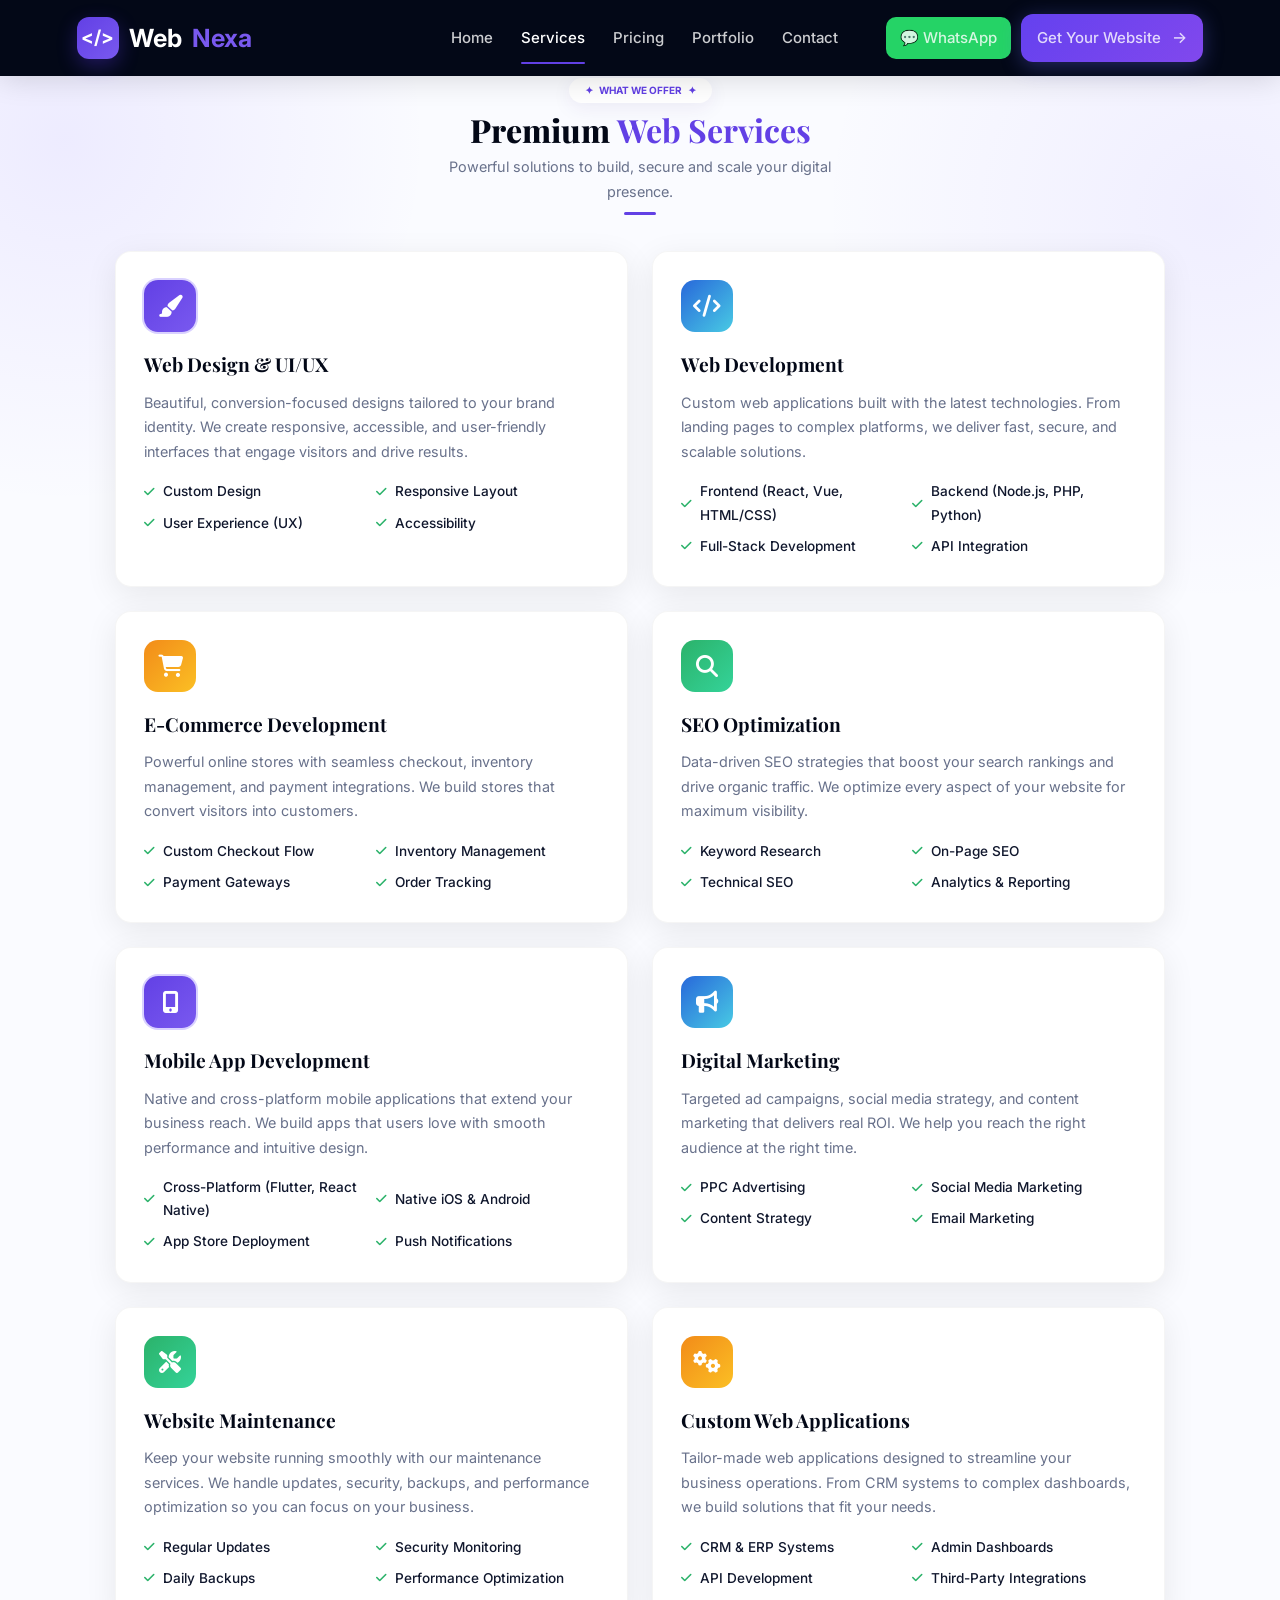
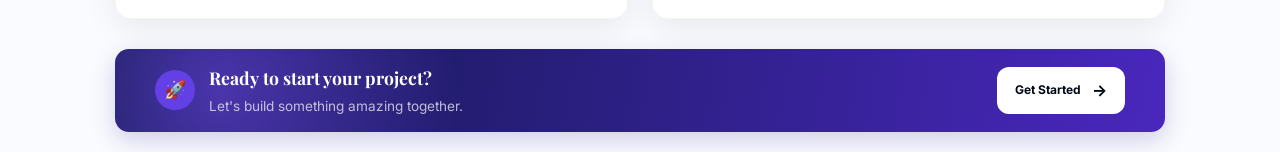
<file: services.html>
<!DOCTYPE html>
<html lang="en">
<head>
    <meta charset="UTF-8">
    <meta name="viewport" content="width=device-width, initial-scale=1.0">
    <title>WebNexa — Our Services</title>
    <link rel="stylesheet" href="css/home.css">
    <link rel="preconnect" href="https://fonts.googleapis.com">
    <link rel="preconnect" href="https://fonts.gstatic.com" crossorigin>
    <link href="https://fonts.googleapis.com/css2?family=Playfair+Display:wght@400;500;600;700;800;900&family=Inter:wght@300;400;500;600;700&display=swap" rel="stylesheet">
    <link rel="stylesheet" href="https://cdnjs.cloudflare.com/ajax/libs/font-awesome/6.5.1/css/all.min.css">
</head>
<body>

<!-- ================= NAVBAR ================= -->
<header class="navbar">
    <a href="index.html" class="logo" aria-label="WebNexa Home">
        <div class="logo-icon">&lt;/&gt;</div>
        <span class="logo-white">Web</span><span class="logo-purple">Nexa</span>
    </a>

    <button class="mobile-toggle" id="mobileToggle" aria-label="Toggle menu" aria-expanded="false">
        <span></span>
        <span></span>
        <span></span>
    </button>

    <nav aria-label="Main navigation" id="mainNav">
        <a href="index.html">Home</a>
        <a href="services.html" class="active">Services</a>
        <a href="pricing.html">Pricing</a>
        <a href="portfolio.html">Portfolio</a>
        <a href="index.html#contact">Contact</a>
        
        <div class="nav-actions">
            <a href="https://wa.me/923008932525" class="whatsapp-btn" target="_blank" rel="noopener noreferrer">💬 WhatsApp</a>
            <a href="requirements.html" class="talk-btn">Get Your Website <span>→</span></a>
        </div>
    </nav>
</header>

<div class="mobile-bottom-bar">
    <a href="https://wa.me/923008932525" class="mobile-bar-btn whatsapp" target="_blank" rel="noopener noreferrer">💬 WhatsApp</a>
    <a href="requirements.html" class="mobile-bar-btn get-started">Get Started <span>→</span></a>
</div>

<!-- ================= SERVICES ================= -->
<main class="services-page" id="services">

    <!-- ================= HERO TITLE ================= -->
    <section class="hero-title">
        <div class="offer">
            <span>✦</span> WHAT WE OFFER <span>✦</span>
        </div>
        <h1>
            Premium <strong>Web Services</strong>
        </h1>
        <p>
            Powerful solutions to build, secure and scale your digital presence.
        </p>
        <div class="heading-line"></div>
    </section>

    <!-- ================= SERVICES GRID ================= -->
    <section class="services-section">
        <div class="services-grid">

            <!-- Service 1 -->
            <div class="service-card">
                <div class="service-icon purple-icon">
                    <i class="fas fa-paint-brush"></i>
                </div>
                <h3>Web Design & UI/UX</h3>
                <p>Beautiful, conversion-focused designs tailored to your brand identity. We create responsive, accessible, and user-friendly interfaces that engage visitors and drive results.</p>
                <ul class="service-features">
                    <li><i class="fas fa-check"></i> Custom Design</li>
                    <li><i class="fas fa-check"></i> Responsive Layout</li>
                    <li><i class="fas fa-check"></i> User Experience (UX)</li>
                    <li><i class="fas fa-check"></i> Accessibility</li>
                </ul>
            </div>

            <!-- Service 2 -->
            <div class="service-card">
                <div class="service-icon blue-icon">
                    <i class="fas fa-code"></i>
                </div>
                <h3>Web Development</h3>
                <p>Custom web applications built with the latest technologies. From landing pages to complex platforms, we deliver fast, secure, and scalable solutions.</p>
                <ul class="service-features">
                    <li><i class="fas fa-check"></i> Frontend (React, Vue, HTML/CSS)</li>
                    <li><i class="fas fa-check"></i> Backend (Node.js, PHP, Python)</li>
                    <li><i class="fas fa-check"></i> Full-Stack Development</li>
                    <li><i class="fas fa-check"></i> API Integration</li>
                </ul>
            </div>

            <!-- Service 3 -->
            <div class="service-card">
                <div class="service-icon orange-icon">
                    <i class="fas fa-shopping-cart"></i>
                </div>
                <h3>E-Commerce Development</h3>
                <p>Powerful online stores with seamless checkout, inventory management, and payment integrations. We build stores that convert visitors into customers.</p>
                <ul class="service-features">
                    <li><i class="fas fa-check"></i> Custom Checkout Flow</li>
                    <li><i class="fas fa-check"></i> Inventory Management</li>
                    <li><i class="fas fa-check"></i> Payment Gateways</li>
                    <li><i class="fas fa-check"></i> Order Tracking</li>
                </ul>
            </div>

            <!-- Service 4 -->
            <div class="service-card">
                <div class="service-icon green-icon">
                    <i class="fas fa-search"></i>
                </div>
                <h3>SEO Optimization</h3>
                <p>Data-driven SEO strategies that boost your search rankings and drive organic traffic. We optimize every aspect of your website for maximum visibility.</p>
                <ul class="service-features">
                    <li><i class="fas fa-check"></i> Keyword Research</li>
                    <li><i class="fas fa-check"></i> On-Page SEO</li>
                    <li><i class="fas fa-check"></i> Technical SEO</li>
                    <li><i class="fas fa-check"></i> Analytics & Reporting</li>
                </ul>
            </div>

            <!-- Service 5 -->
            <div class="service-card">
                <div class="service-icon purple-icon">
                    <i class="fas fa-mobile-alt"></i>
                </div>
                <h3>Mobile App Development</h3>
                <p>Native and cross-platform mobile applications that extend your business reach. We build apps that users love with smooth performance and intuitive design.</p>
                <ul class="service-features">
                    <li><i class="fas fa-check"></i> Cross-Platform (Flutter, React Native)</li>
                    <li><i class="fas fa-check"></i> Native iOS & Android</li>
                    <li><i class="fas fa-check"></i> App Store Deployment</li>
                    <li><i class="fas fa-check"></i> Push Notifications</li>
                </ul>
            </div>

            <!-- Service 6 -->
            <div class="service-card">
                <div class="service-icon blue-icon">
                    <i class="fas fa-bullhorn"></i>
                </div>
                <h3>Digital Marketing</h3>
                <p>Targeted ad campaigns, social media strategy, and content marketing that delivers real ROI. We help you reach the right audience at the right time.</p>
                <ul class="service-features">
                    <li><i class="fas fa-check"></i> PPC Advertising</li>
                    <li><i class="fas fa-check"></i> Social Media Marketing</li>
                    <li><i class="fas fa-check"></i> Content Strategy</li>
                    <li><i class="fas fa-check"></i> Email Marketing</li>
                </ul>
            </div>

            <!-- Service 7 -->
            <div class="service-card">
                <div class="service-icon green-icon">
                    <i class="fas fa-tools"></i>
                </div>
                <h3>Website Maintenance</h3>
                <p>Keep your website running smoothly with our maintenance services. We handle updates, security, backups, and performance optimization so you can focus on your business.</p>
                <ul class="service-features">
                    <li><i class="fas fa-check"></i> Regular Updates</li>
                    <li><i class="fas fa-check"></i> Security Monitoring</li>
                    <li><i class="fas fa-check"></i> Daily Backups</li>
                    <li><i class="fas fa-check"></i> Performance Optimization</li>
                </ul>
            </div>

            <!-- Service 8 -->
            <div class="service-card">
                <div class="service-icon orange-icon">
                    <i class="fas fa-cogs"></i>
                </div>
                <h3>Custom Web Applications</h3>
                <p>Tailor-made web applications designed to streamline your business operations. From CRM systems to complex dashboards, we build solutions that fit your needs.</p>
                <ul class="service-features">
                    <li><i class="fas fa-check"></i> CRM & ERP Systems</li>
                    <li><i class="fas fa-check"></i> Admin Dashboards</li>
                    <li><i class="fas fa-check"></i> API Development</li>
                    <li><i class="fas fa-check"></i> Third-Party Integrations</li>
                </ul>
            </div>

        </div>
    </section>

    <!-- ================= CTA ================= -->
    <section class="cta">
        <div class="cta-left">
            <div class="rocket">🚀</div>
            <div>
                <h3>Ready to start your project?</h3>
                <p>Let's build something amazing together.</p>
            </div>
        </div>
        <a href="requirements.html" class="talk-btn">
            Get Started <span>→</span>
        </a>
    </section>

</main>

<script>
    const mobileToggle = document.getElementById('mobileToggle');
    const mainNav = document.getElementById('mainNav');
    
    if (mobileToggle && mainNav) {
        mobileToggle.addEventListener('click', function() {
            const isOpen = mainNav.classList.toggle('open');
            mobileToggle.classList.toggle('active');
            mobileToggle.setAttribute('aria-expanded', String(isOpen));
            document.body.classList.toggle('menu-open', isOpen);
        });
        
        function navigateToPage(href) {
            const currentPage = window.location.pathname.split('/').pop() || 'index.html';
            const targetPage = href.split('/').pop();
            const pageOrder = ['index.html', 'services.html', 'pricing.html', 'portfolio.html', 'requirements.html'];
            const currentIndex = pageOrder.indexOf(currentPage);
            const targetIndex = pageOrder.indexOf(targetPage);
            const direction = (targetIndex > currentIndex || currentIndex === -1) ? '-60px' : '60px';
            document.documentElement.style.setProperty('--slide-direction', direction);
            const mainElement = document.querySelector('main');
            if (mainElement) {
                mainElement.classList.add('page-transitioning');
            }
            setTimeout(function() {
                window.location.href = href;
            }, 450);
        }
        
        document.querySelectorAll('.navbar a[href]').forEach(function(link) {
            link.addEventListener('click', function(e) {
                const href = this.getAttribute('href');
                if (!href || href.startsWith('#') || href.startsWith('http') || href.startsWith('mailto:') || href.startsWith('tel:')) {
                    if (mobileToggle.classList.contains('active')) {
                        mainNav.classList.remove('open');
                        mobileToggle.classList.remove('active');
                        mobileToggle.setAttribute('aria-expanded', 'false');
                        document.body.classList.remove('menu-open');
                    }
                    return;
                }
                e.preventDefault();
                if (mobileToggle.classList.contains('active')) {
                    mainNav.classList.remove('open');
                    mobileToggle.classList.remove('active');
                    mobileToggle.setAttribute('aria-expanded', 'false');
                    document.body.classList.remove('menu-open');
                }
                navigateToPage(href);
            });
        });
        
        document.addEventListener('keydown', function(e) {
            if (e.key === 'Escape' && mainNav.classList.contains('open')) {
                mainNav.classList.remove('open');
                mobileToggle.classList.remove('active');
                mobileToggle.setAttribute('aria-expanded', 'false');
                document.body.classList.remove('menu-open');
            }
        });
    }
</script>

</body>
</html>
</file>
<file: css/home.css>
/* ================= RESET ================= */
* {
    margin: 0;
    padding: 0;
    box-sizing: border-box;
}

:root {
    --primary: #030817;
    --primary-light: #0f2847;
    --purple: #6240e5;
    --purple-light: #7959ef;
    --blue: #2868da;
    --blue-light: #48cae4;
    --green: #2bb26a;
    --green-light: #34d399;
    --orange: #f28b19;
    --orange-light: #fbbf24;
    --white: #ffffff;
    --off-white: #f8f9fa;
    --text: #10172d;
    --text-light: #68718b;
    --text-muted: #adb5bd;
    --bg: #f9faff;
    --card-bg: rgba(255, 255, 255, 0.85);
    --shadow: 0 8px 32px rgba(0, 0, 0, 0.08);
    --shadow-lg: 0 20px 60px rgba(0, 0, 0, 0.12);
    --radius: 16px;
    --radius-sm: 10px;
    --transition: all 0.3s cubic-bezier(0.4, 0, 0.2, 1);
    --font-heading: 'Playfair Display', Georgia, serif;
    --font-body: 'Inter', -apple-system, BlinkMacSystemFont, sans-serif;
}

html {
    scroll-behavior: smooth;
    scroll-padding-top: 76px;
}

body {
    font-family: var(--font-body);
    color: var(--text);
    background: var(--bg);
    line-height: 1.7;
    overflow-x: hidden;
    -webkit-font-smoothing: antialiased;
}

main.page-transitioning {
    animation: slidePage 0.45s cubic-bezier(0.4, 0, 0.2, 1) forwards;
    pointer-events: none;
}

@keyframes slidePage {
    0% {
        transform: translateX(0);
        opacity: 1;
        filter: brightness(1);
    }
    40% {
        opacity: 0.8;
        filter: brightness(1.4);
    }
    100% {
        transform: translateX(var(--slide-direction, -60px));
        opacity: 0;
        filter: brightness(1.6);
    }
}

/* ================= NAVBAR ================= */
.navbar {
    position: fixed;
    top: 0;
    left: 0;
    right: 0;
    z-index: 1000;
    height: 76px;
    background: var(--primary);
    display: flex;
    align-items: center;
    justify-content: space-between;
    padding: 0 6%;
    box-shadow: 0 2px 30px rgba(0, 0, 0, 0.15);
}

.logo {
    display: flex;
    align-items: center;
    font-size: 25px;
    font-weight: 700;
    color: var(--white);
    text-decoration: none;
    gap: 10px;
}

.logo-icon {
    width: 42px;
    height: 42px;
    border-radius: 12px;
    display: flex;
    align-items: center;
    justify-content: center;
    color: var(--white);
    font-size: 19px;
    font-weight: 700;
    background: linear-gradient(135deg, var(--purple), var(--purple-light));
    box-shadow: 0 7px 20px rgba(100, 60, 255, 0.3);
}

.logo-white {
    color: var(--white);
}

.logo-purple {
    color: var(--purple-light);
}

.navbar nav {
    display: flex;
    align-items: center;
    gap: 28px;
    height: 100%;
}

.navbar nav a {
    position: relative;
    height: 100%;
    display: flex;
    align-items: center;
    color: rgba(255, 255, 255, 0.8);
    text-decoration: none;
    font-size: 15px;
    font-weight: 500;
    transition: var(--transition);
}

.navbar nav a:hover,
.navbar nav a.active {
    color: var(--white);
}

.navbar nav a.active::after {
    content: '';
    position: absolute;
    bottom: 12px;
    left: 0;
    width: 100%;
    height: 2px;
    background: var(--purple);
    border-radius: 2px;
}

.talk-btn {
    display: inline-flex;
    align-items: center;
    gap: 6px;
    border: none;
    padding: 10px 16px;
    border-radius: 12px;
    color: var(--white);
    background: linear-gradient(135deg, #6441ef, #8148ed);
    font-size: 13px;
    font-weight: 600;
    cursor: pointer;
    text-decoration: none;
    transition: var(--transition);
    box-shadow: 0 4px 20px rgba(99, 102, 241, 0.35);
}

.talk-btn:hover {
    transform: translateY(-2px);
    box-shadow: 0 8px 30px rgba(99, 102, 241, 0.5);
}

.talk-btn span {
    font-size: 16px;
    margin-left: 5px;
}

.mobile-toggle {
    display: none;
    flex-direction: column;
    justify-content: center;
    gap: 5px;
    width: 30px;
    height: 30px;
    background: none;
    border: none;
    cursor: pointer;
    padding: 0;
    z-index: 1001;
}

.mobile-toggle span {
    display: block;
    width: 100%;
    height: 2px;
    background: var(--white);
    border-radius: 2px;
    transition: var(--transition);
}

.mobile-toggle.active span:nth-child(1) {
    transform: rotate(45deg) translate(5px, 5px);
}

.mobile-toggle.active span:nth-child(2) {
    opacity: 0;
}

.mobile-toggle.active span:nth-child(3) {
    transform: rotate(-45deg) translate(5px, -5px);
}

.nav-actions {
    display: flex;
    align-items: center;
    gap: 10px;
    margin-left: 20px;
}

.whatsapp-btn {
    display: inline-flex;
    align-items: center;
    gap: 5px;
    padding: 8px 14px;
    border-radius: 10px;
    color: var(--white);
    background: #25D366;
    font-size: 13px;
    font-weight: 600;
    text-decoration: none;
    transition: var(--transition);
}

.whatsapp-btn:hover {
    background: #1ebc57;
    transform: translateY(-2px);
}

/* ================= HOME / HERO ================= */
.home {
    min-height: calc(100vh - 76px);
    padding: 15px 9% 20px;
    background:
        radial-gradient(circle at 5% 8%, rgba(110, 80, 255, .09), transparent 18%),
        radial-gradient(circle at 95% 12%, rgba(120, 90, 255, .08), transparent 20%),
        #fafbff;
}

/* ================= HERO TITLE ================= */
.hero-title {
    text-align: center;
    margin-bottom: 16px;
    padding: 60px 0 20px;
}

.offer {
    display: inline-block;
    padding: 4px 12px;
    border-radius: 20px;
    background: var(--white);
    color: var(--purple);
    font-size: 10px;
    font-weight: bold;
    box-shadow: 0 5px 20px rgba(50, 30, 130, .07);
    margin-bottom: 8px;
}

.offer span {
    margin: 0 4px;
}

.hero-title h1 {
    font-family: var(--font-heading);
    font-size: clamp(1.4rem, 3vw, 2rem);
    font-weight: 800;
    color: var(--primary);
    line-height: 1.2;
    margin-bottom: 6px;
}

.hero-title h1 strong {
    color: var(--purple);
}

.hero-title p {
    color: var(--text-light);
    font-size: 0.9rem;
    max-width: 450px;
    margin: 0 auto;
}

.heading-line {
    width: 32px;
    height: 3px;
    background: var(--purple);
    margin: 8px auto 0;
    border-radius: 10px;
}

/* ================= TIMELINE ================= */
.timeline {
    max-width: 1080px;
    margin: auto;
    position: relative;
    padding-bottom: 20px;
}

.timeline::before {
    content: '';
    position: absolute;
    top: 0;
    bottom: 0;
    left: 50%;
    width: 2px;
    background: #e1e3ef;
    transform: translateX(-50%);
}

/* ================= SERVICE ROW ================= */
.service-row {
    min-height: 120px;
    display: grid;
    grid-template-columns: 1fr 1fr;
    align-items: center;
    position: relative;
    border-bottom: 1px solid #e5e7ef;
}

.service-row:last-child {
    border-bottom: none;
}

/* ================= VISUAL SIDE ================= */
.visual {
    height: 110px;
    display: flex;
    align-items: center;
    justify-content: center;
    position: relative;
    margin: 6px 25px;
    border-radius: 60px;
}

.purple-visual {
    background: linear-gradient(135deg, #f1edff, #ebe7ff);
}

.blue-visual {
    background: linear-gradient(135deg, #eef5ff, #e9efff);
}

.green-visual {
    background: linear-gradient(135deg, #edfaf3, #e6f8ee);
}

.orange-visual {
    background: linear-gradient(135deg, #fff5e9, #fff0df);
}

/* ================= SERVICE TEXT ================= */
.service-text {
    padding: 15px 25px;
}

.number {
    display: block;
    font-size: 13px;
    font-weight: bold;
    margin-bottom: 4px;
}

.purple {
    color: var(--purple);
}

.blue {
    color: var(--blue);
}

.green {
    color: var(--green);
}

.orange {
    color: var(--orange);
}

.service-text h2 {
    font-family: var(--font-heading);
    font-size: clamp(1.1rem, 2vw, 1.3rem);
    font-weight: 700;
    color: var(--primary);
    margin-bottom: 4px;
}

.service-text p {
    max-width: 380px;
    color: var(--text-light);
    font-size: 0.85rem;
    line-height: 1.6;
    margin-bottom: 8px;
}

/* ================= TAGS ================= */
.tags {
    display: flex;
    flex-wrap: wrap;
    gap: 6px;
}

.tags span {
    padding: 4px 8px;
    border-radius: 6px;
    background: #f0edff;
    color: var(--purple);
    font-size: 0.7rem;
    font-weight: 600;
}

.blue-tags span {
    background: #edf4ff;
    color: var(--blue);
}

.green-tags span {
    background: #eaf8ef;
    color: var(--green);
}

.orange-tags span {
    background: #fff2e4;
    color: var(--orange);
}

/* ================= CENTER ICONS ================= */
.timeline-icon {
    position: absolute;
    left: 50%;
    top: 50%;
    transform: translate(-50%, -50%);
    width: 44px;
    height: 44px;
    border-radius: 50%;
    display: flex;
    align-items: center;
    justify-content: center;
    color: var(--white);
    font-size: 16px;
    border: 5px solid #fafbff;
    z-index: 5;
}

.purple-icon {
    background: var(--purple);
    box-shadow: 0 0 0 2px #d9d1ff;
}

.blue-icon {
    background: var(--blue);
}

.green-icon {
    background: var(--green);
}

.orange-icon {
    background: var(--orange);
}

/* ================= LAPTOP ILLUSTRATION ================= */
.laptop {
    width: 140px;
    height: 80px;
    position: relative;
    background: #10162d;
    border: 5px solid var(--purple-light);
    border-radius: 8px;
    transform: perspective(500px) rotateX(2deg);
    box-shadow: 0 10px 20px rgba(65, 40, 150, 0.22);
}

.screen {
    padding: 10px;
}

.line {
    height: 4px;
    margin-bottom: 6px;
    border-radius: 4px;
    background: var(--orange-light);
}

.line.yellow {
    width: 50px;
}

.line.purple-line {
    width: 85px;
    background: var(--purple-light);
}

.line.white-line {
    width: 70px;
    background: #c2c6d9;
}

.line.small {
    width: 40px;
}

.laptop-base {
    position: absolute;
    width: 155px;
    height: 7px;
    left: -14px;
    bottom: -14px;
    background: #5e38c8;
    border-radius: 6px;
}

.react-icon {
    position: absolute;
    right: -25px;
    top: -22px;
    width: 34px;
    height: 34px;
    display: flex;
    align-items: center;
    justify-content: center;
    border-radius: 7px;
    background: var(--purple);
    color: var(--white);
    font-size: 18px;
    box-shadow: 0 5px 12px rgba(80, 45, 200, 0.25);
}

.js-icon {
    position: absolute;
    right: -14px;
    bottom: -18px;
    width: 28px;
    height: 28px;
    display: flex;
    align-items: center;
    justify-content: center;
    background: var(--orange-light);
    color: #222;
    font-weight: bold;
    border-radius: 6px;
    font-size: 10px;
}

/* ================= API ILLUSTRATION ================= */
.api-card {
    width: 80px;
    height: 80px;
    background: var(--white);
    border-radius: 10px;
    display: flex;
    flex-direction: column;
    justify-content: center;
    align-items: center;
    box-shadow: 0 8px 20px rgba(70, 90, 150, 0.15);
    z-index: 2;
}

.api-title {
    font-size: 18px;
    font-weight: bold;
    color: var(--purple);
    margin-bottom: 6px;
}

.api-line {
    width: 45px;
    height: 4px;
    background: #e4e6f2;
    border-radius: 4px;
    margin: 2px;
}

.api-line.short {
    width: 30px;
}

.api-cloud {
    position: absolute;
    width: 32px;
    height: 32px;
    display: flex;
    align-items: center;
    justify-content: center;
    background: var(--white);
    border-radius: 8px;
    color: var(--blue);
    box-shadow: 0 6px 15px rgba(70, 90, 150, 0.12);
    z-index: 3;
    font-size: 0.9rem;
}

.cloud-one {
    left: 24%;
    top: 20%;
}

.cloud-two {
    left: 24%;
    bottom: 20%;
}

.cloud-three {
    right: 24%;
    top: 20%;
}

.cloud-four {
    right: 24%;
    bottom: 20%;
}

/* ================= SECURITY ILLUSTRATION ================= */
.security-window {
    width: 160px;
    height: 90px;
    position: relative;
    background: var(--white);
    border-radius: 6px;
    box-shadow: 0 8px 20px rgba(40, 120, 75, 0.12);
}

.window-top {
    height: 20px;
    background: #dff2e7;
    border-radius: 6px 6px 0 0;
    display: flex;
    align-items: center;
    gap: 4px;
    padding-left: 7px;
}

.window-top i {
    width: 5px;
    height: 5px;
    border-radius: 50%;
    background: #4fc485;
}

.window-content {
    width: 60px;
    height: 35px;
    margin: 16px;
    border-radius: 4px;
    background: #eaf7ef;
}

.shield {
    position: absolute;
    width: 70px;
    height: 80px;
    right: 22px;
    top: 16px;
    background: linear-gradient(145deg, #6ddd9d, #20a961);
    clip-path: polygon(50% 0%, 90% 17%, 84% 65%, 50% 100%, 16% 65%, 10% 17%);
    display: flex;
    align-items: center;
    justify-content: center;
    font-size: 22px;
    box-shadow: 0 8px 20px rgba(30, 170, 100, 0.2);
}

.check {
    position: absolute;
    right: 4px;
    bottom: 5px;
    width: 26px;
    height: 26px;
    border-radius: 50%;
    display: flex;
    align-items: center;
    justify-content: center;
    background: #3dc77a;
    color: var(--white);
    font-weight: bold;
    font-size: 0.85rem;
}

/* ================= SERVER ILLUSTRATION ================= */
.server-box {
    display: flex;
    flex-direction: column;
    gap: 5px;
    width: 90px;
}

.server {
    height: 18px;
    border-radius: 4px;
    background: linear-gradient(90deg, #e39a50, #f2b36c);
    box-shadow: 0 3px 8px rgba(200, 120, 40, 0.15);
}

.growth-arrow {
    position: absolute;
    right: 18%;
    bottom: 20%;
    font-size: 32px;
    color: var(--orange);
    font-weight: bold;
}

.cloud {
    position: absolute;
    top: 15%;
    right: 22%;
    font-size: 32px;
    color: var(--orange-light);
}

/* ================= CTA ================= */
.cta {
    max-width: 1080px;
    min-height: 70px;
    margin: 10px auto 0;
    padding: 14px 40px;
    border-radius: 14px;
    display: flex;
    align-items: center;
    justify-content: space-between;
    color: var(--white);
    background:
        radial-gradient(circle at 10% 50%, rgba(125, 80, 255, 0.5), transparent 25%),
        linear-gradient(100deg, #11184d, #4927bd);
    box-shadow: 0 8px 25px rgba(45, 25, 130, 0.2);
}

.cta-left {
    display: flex;
    align-items: center;
    gap: 14px;
}

.rocket {
    width: 40px;
    height: 40px;
    border-radius: 50%;
    display: flex;
    align-items: center;
    justify-content: center;
    background: var(--purple);
    font-size: 18px;
}

.cta h3 {
    font-family: var(--font-heading);
    font-size: 1.1rem;
    margin-bottom: 2px;
}

.cta p {
    font-size: 0.85rem;
    color: rgba(255, 255, 255, 0.7);
}

.cta .talk-btn {
    background: var(--white);
    color: var(--primary);
    font-weight: bold;
    box-shadow: none;
    padding: 10px 18px;
    font-size: 12px;
}

.cta .talk-btn:hover {
    transform: translateY(-2px);
    box-shadow: 0 6px 20px rgba(0, 0, 0, 0.15);
}

/* ================= FOOTER ================= */
.footer {
    background: var(--primary);
    color: rgba(255, 255, 255, 0.7);
    padding: 40px 0 0;
    margin-top: 40px;
}

.footer-grid {
    max-width: 1200px;
    margin: 0 auto;
    padding: 0 24px;
    display: grid;
    grid-template-columns: 1fr;
    gap: 24px;
    padding-bottom: 32px;
}

.footer-brand .logo {
    margin-bottom: 10px;
}

.footer-desc {
    font-size: 0.85rem;
    line-height: 1.6;
    margin-bottom: 12px;
}

.footer-social {
    display: flex;
    gap: 8px;
}

.footer-social a {
    width: 32px;
    height: 32px;
    border-radius: 50%;
    background: rgba(255, 255, 255, 0.08);
    display: flex;
    align-items: center;
    justify-content: center;
    color: rgba(255, 255, 255, 0.6);
    transition: var(--transition);
    text-decoration: none;
    font-size: 0.85rem;
}

.footer-social a:hover {
    background: var(--purple);
    color: var(--white);
    transform: translateY(-2px);
}

.footer-links h4,
.footer-contact h4 {
    color: var(--white);
    font-size: 0.95rem;
    margin-bottom: 14px;
    font-family: var(--font-body);
    font-weight: 600;
}

.footer-links ul {
    list-style: none;
}

.footer-links li {
    margin-bottom: 6px;
}

.footer-links a {
    font-size: 0.85rem;
    color: rgba(255, 255, 255, 0.7);
    text-decoration: none;
    transition: var(--transition);
}

.footer-links a:hover {
    color: var(--purple);
    padding-left: 4px;
}

.contact-item {
    display: flex;
    align-items: flex-start;
    gap: 8px;
    margin-bottom: 10px;
    font-size: 0.85rem;
}

.contact-item i {
    color: var(--purple);
    margin-top: 3px;
    flex-shrink: 0;
    font-size: 0.8rem;
}

.footer-bottom {
    max-width: 1200px;
    margin: 0 auto;
    padding: 14px 24px;
    border-top: 1px solid rgba(255, 255, 255, 0.08);
    display: flex;
    justify-content: space-between;
    align-items: center;
    font-size: 0.8rem;
}

.footer-bottom-links {
    display: flex;
    gap: 16px;
}

.footer-bottom-links a {
    color: rgba(255, 255, 255, 0.7);
    text-decoration: none;
    transition: var(--transition);
}

.footer-bottom-links a:hover {
    color: var(--purple);
}

.mobile-bottom-bar {
    display: none;
    position: fixed;
    bottom: 0;
    left: 0;
    right: 0;
    background: var(--primary);
    padding: 8px 16px;
    gap: 8px;
    z-index: 999;
    box-shadow: 0 -2px 20px rgba(0, 0, 0, 0.15);
}

.mobile-bar-btn {
    flex: 1;
    display: inline-flex;
    align-items: center;
    justify-content: center;
    gap: 5px;
    padding: 10px;
    border-radius: 10px;
    color: var(--white);
    font-size: 13px;
    font-weight: 600;
    text-decoration: none;
    transition: var(--transition);
}

.mobile-bar-btn.whatsapp {
    background: #25D366;
}

.mobile-bar-btn.get-started {
    background: linear-gradient(135deg, #6441ef, #8148ed);
}

/* ================= HOVER EFFECTS ================= */
.navbar nav a:hover {
    color: var(--purple-light);
}

.visual {
    transition: .3s ease;
}

.visual:hover {
    transform: translateY(-4px);
}

/* ================= RESPONSIVE - MOBILE FIRST ================= */
@media (max-width: 950px) {
    .navbar {
        padding: 0 25px;
    }

    .navbar nav {
        position: absolute;
        top: 76px;
        left: 0;
        right: 0;
        background: var(--primary);
        flex-direction: column;
        align-items: stretch;
        padding: 20px 25px;
        gap: 0;
        height: auto;
        display: none;
        box-shadow: 0 10px 30px rgba(0, 0, 0, 0.2);
    }

    .navbar nav.open {
        display: flex;
    }

    .navbar nav a {
        width: 100%;
        height: auto;
        padding: 14px 0;
        border-bottom: 1px solid rgba(255, 255, 255, 0.08);
    }

    .navbar nav a:last-of-type {
        border-bottom: none;
    }

    .navbar nav a.active::after {
        display: none;
    }

    .nav-actions {
        display: none;
    }

    .mobile-toggle {
        display: flex;
    }

    .home {
        padding: 30px 25px;
    }

    .timeline::before {
        display: none;
    }

    .service-row {
        display: flex;
        flex-direction: column;
        padding: 30px 0;
    }

    .service-text {
        width: 100%;
        text-align: center;
        padding: 20px;
    }

    .service-text p {
        margin-left: auto;
        margin-right: auto;
    }

    .visual {
        width: 80%;
    }

    .timeline-icon {
        display: none;
    }

    .tags {
        justify-content: center;
    }

    .cta {
        flex-direction: column;
        gap: 20px;
        text-align: center;
        padding: 30px;
    }

    .cta-left {
        flex-direction: column;
    }
}

@media (max-width: 650px) {
    .logo {
        font-size: 21px;
    }

    .home {
        padding: 25px 15px;
    }

    .hero-title h1 {
        font-size: 28px;
    }

    .hero-title p {
        font-size: 14px;
    }

    .visual {
        width: 100%;
        height: 150px;
    }

    .service-text h2 {
        font-size: 21px;
    }

    .cta .talk-btn {
        width: 100%;
        justify-content: center;
    }

    .footer-bottom {
        flex-direction: column;
        gap: 12px;
        text-align: center;
    }

    .mobile-bottom-bar {
        display: flex;
    }

    body {
        padding-bottom: 80px;
    }
}

/* ================= ANIMATIONS ================= */
@keyframes fadeInUp {
    from {
        opacity: 0;
        transform: translateY(30px);
    }
    to {
        opacity: 1;
        transform: translateY(0);
    }
}

.hero-title {
    animation: fadeInUp 1s ease-out;
}

.service-row {
    opacity: 0;
    transform: translateY(30px);
    animation: fadeInUp 0.8s ease-out forwards;
}

.service-row:nth-child(2) {
    animation-delay: 0.2s;
}

.service-row:nth-child(3) {
    animation-delay: 0.4s;
}

.service-row:nth-child(4) {
    animation-delay: 0.6s;
}

.service-row:nth-child(5) {
    animation-delay: 0.8s;
}

.service-row:nth-child(6) {
    animation-delay: 1s;
}

/* ================= PRICING ================= */
.pricing-section {
    max-width: 1200px;
    margin: 0 auto 40px;
    padding: 0 20px;
}

.pricing-grid {
    display: grid;
    grid-template-columns: repeat(4, 1fr);
    gap: 24px;
    align-items: stretch;
}

.pricing-card {
    background: var(--white);
    border-radius: var(--radius);
    padding: 32px 24px;
    box-shadow: var(--shadow);
    border: 1px solid rgba(0, 0, 0, 0.04);
    transition: var(--transition);
    position: relative;
    display: flex;
    flex-direction: column;
}

.pricing-card:hover {
    transform: translateY(-6px);
    box-shadow: var(--shadow-lg);
}

.pricing-card.popular {
    border: 2px solid var(--purple);
    transform: scale(1.02);
}

.pricing-card.popular:hover {
    transform: scale(1.02) translateY(-6px);
}

.popular-badge {
    position: absolute;
    top: -12px;
    left: 50%;
    transform: translateX(-50%);
    background: linear-gradient(135deg, var(--purple), var(--blue));
    color: var(--white);
    padding: 4px 16px;
    border-radius: 50px;
    font-size: 0.75rem;
    font-weight: 600;
    white-space: nowrap;
}

.pricing-header {
    text-align: center;
    margin-bottom: 24px;
}

.pricing-icon {
    width: 56px;
    height: 56px;
    border-radius: 16px;
    display: flex;
    align-items: center;
    justify-content: center;
    margin: 0 auto 16px;
    font-size: 22px;
    color: var(--white);
    background: linear-gradient(135deg, var(--purple), var(--blue));
    box-shadow: 0 8px 20px rgba(99, 102, 241, 0.3);
}

.pricing-header h3 {
    font-family: var(--font-heading);
    font-size: 1.3rem;
    font-weight: 700;
    color: var(--primary);
    margin-bottom: 8px;
}

.pricing-header p {
    color: var(--text-light);
    font-size: 0.85rem;
    line-height: 1.5;
}

.pricing-price {
    text-align: center;
    margin-bottom: 24px;
    padding-bottom: 24px;
    border-bottom: 1px solid #e5e7ef;
}

.pricing-price .currency {
    font-size: 1.2rem;
    font-weight: 600;
    color: var(--text);
    vertical-align: top;
}

.pricing-price .amount {
    font-size: 2.8rem;
    font-weight: 800;
    color: var(--primary);
    line-height: 1;
}

.pricing-price .period {
    font-size: 0.85rem;
    color: var(--text-muted);
    display: block;
    margin-top: 4px;
}

.pricing-features {
    list-style: none;
    margin-bottom: 24px;
    flex-grow: 1;
}

.pricing-features li {
    display: flex;
    align-items: center;
    gap: 10px;
    padding: 8px 0;
    font-size: 0.85rem;
    color: var(--text);
}

.pricing-features li i {
    font-size: 0.75rem;
    width: 16px;
    text-align: center;
    color: var(--green);
}

.pricing-features li i.fa-times {
    color: var(--text-muted);
}

.pricing-features .disabled {
    color: var(--text-muted);
    text-decoration: line-through;
}

.pricing-btn {
    display: inline-flex;
    align-items: center;
    justify-content: center;
    gap: 8px;
    width: 100%;
    padding: 12px 20px;
    border-radius: 12px;
    background: var(--bg);
    color: var(--text);
    font-size: 0.85rem;
    font-weight: 600;
    text-decoration: none;
    transition: var(--transition);
    border: 2px solid transparent;
}

.pricing-btn:hover {
    background: var(--primary);
    color: var(--white);
    transform: translateY(-2px);
}

.pricing-btn.primary {
    background: linear-gradient(135deg, var(--purple), var(--blue));
    color: var(--white);
    box-shadow: 0 4px 20px rgba(99, 102, 241, 0.35);
}

.pricing-btn.primary:hover {
    transform: translateY(-2px);
    box-shadow: 0 8px 30px rgba(99, 102, 241, 0.5);
}

.pricing-btn span {
    margin-left: 4px;
}

/* ================= RESPONSIVE - PRICING ================= */
@media (max-width: 1024px) {
    .pricing-grid {
        grid-template-columns: repeat(2, 1fr);
    }
}

@media (max-width: 768px) {
    .pricing-grid {
        grid-template-columns: 1fr;
        max-width: 420px;
        margin: 0 auto;
    }

    .pricing-card.popular {
        transform: none;
    }

    .pricing-card.popular:hover {
        transform: translateY(-6px);
    }
}

/* ================= ANIMATIONS ================= */
.pricing-card {
    opacity: 0;
    transform: translateY(30px);
    animation: fadeInUp 0.8s ease-out forwards;
}

.pricing-card:nth-child(1) { animation-delay: 0.1s; }
.pricing-card:nth-child(2) { animation-delay: 0.2s; }
.pricing-card:nth-child(3) { animation-delay: 0.3s; }
.pricing-card:nth-child(4) { animation-delay: 0.4s; }

/* ================= PORTFOLIO PAGE ================= */
.portfolio-page {
    min-height: calc(100vh - 76px);
    padding: 15px 9% 20px;
    background:
        radial-gradient(circle at 5% 8%, rgba(110, 80, 255, .09), transparent 18%),
        radial-gradient(circle at 95% 12%, rgba(120, 90, 255, .08), transparent 20%),
        #fafbff;
}

.portfolio-hero {
    text-align: center;
    margin-bottom: 16px;
    padding: 60px 0 20px;
}

.portfolio-hero h1 {
    font-family: var(--font-heading);
    font-size: clamp(1.4rem, 3vw, 2rem);
    font-weight: 800;
    color: var(--primary);
    line-height: 1.2;
    margin-bottom: 6px;
}

.portfolio-hero h1 strong {
    color: var(--purple);
}

.portfolio-hero p {
    color: var(--text-light);
    font-size: 0.9rem;
    max-width: 450px;
    margin: 0 auto;
}

.portfolio-section {
    max-width: 1080px;
    margin: auto;
    padding-bottom: 20px;
}

.portfolio-grid {
    display: grid;
    grid-template-columns: 1fr;
    gap: 24px;
}

.portfolio-card {
    background: var(--white);
    border-radius: var(--radius);
    overflow: hidden;
    box-shadow: var(--shadow);
    border: 1px solid rgba(0, 0, 0, 0.04);
    transition: var(--transition);
}

.portfolio-card:hover {
    transform: translateY(-6px);
    box-shadow: var(--shadow-lg);
}

.portfolio-image {
    height: 220px;
    overflow: hidden;
    position: relative;
}

.portfolio-image .site-homepage {
    height: 100%;
    transform: scale(1.02);
    transition: transform 0.4s ease;
}

.portfolio-card:hover .portfolio-image .site-homepage {
    transform: scale(1.05);
}

.business-mockup .site-hero {
    background: linear-gradient(135deg, #1e3a5f 0%, #0f172a 100%);
}

.ecommerce-mockup .site-hero {
    background: linear-gradient(135deg, #fdf2f8 0%, #fce7f3 100%);
}

.portfolio-mockup .site-hero {
    background: linear-gradient(135deg, #f8fafc 0%, #e2e8f0 100%);
}

.news-mockup .site-hero {
    background: linear-gradient(135deg, #f8fafc 0%, #e2e8f0 100%);
}

.store-mockup .site-hero {
    background: linear-gradient(135deg, #fdf2f8 0%, #fce7f3 100%);
}

.carpart-mockup .site-hero {
    background: linear-gradient(135deg, #1e3a5f 0%, #0f172a 100%);
}

.ecommerce-mockup .site-hero-title,
.ecommerce-mockup .site-hero-sub,
.ecommerce-mockup .site-hero-tag {
    background: #1e293b;
}

.portfolio-mockup .site-hero-title,
.portfolio-mockup .site-hero-sub,
.portfolio-mockup .site-hero-tag {
    background: #1e293b;
}

.news-mockup .site-hero-title,
.news-mockup .site-hero-sub,
.news-mockup .site-hero-tag {
    background: #1e293b;
}

.store-mockup .site-hero-title,
.store-mockup .site-hero-sub,
.store-mockup .site-hero-tag {
    background: #1e293b;
}

.carpart-mockup .site-btn.primary {
    background: #f59e0b;
}

.ecommerce-mockup .site-btn.primary {
    background: #ec4899;
}

.portfolio-mockup .site-btn.primary {
    background: #6366f1;
}

.news-mockup .site-btn.primary {
    background: #6366f1;
}

.store-mockup .site-btn.primary {
    background: #ec4899;
}

.carpart-mockup .site-card-icon {
    background: #fef3c7;
}

.ecommerce-mockup .site-card-icon {
    background: #fce7f3;
}

.portfolio-mockup .site-card-icon {
    background: #e0e7ff;
}

.news-mockup .site-card-icon {
    background: #e0e7ff;
}

.store-mockup .site-card-icon {
    background: #fce7f3;
}

.ecommerce-mockup .site-grid-3,
.portfolio-mockup .site-grid-3,
.news-mockup .site-grid-3 {
    background: #ffffff;
}

.store-mockup .site-grid-3 {
    background: #ffffff;
}

.business-mockup .site-grid-3,
.carpart-mockup .site-grid-3 {
    background: #f8fafc;
}

.portfolio-info {
    padding: 20px 24px 24px;
}

.portfolio-info h3 {
    font-family: var(--font-heading);
    font-size: 1.2rem;
    font-weight: 700;
    color: var(--primary);
    margin-bottom: 8px;
}

.portfolio-info p {
    color: var(--text-light);
    font-size: 0.9rem;
    line-height: 1.6;
    margin-bottom: 12px;
}

.portfolio-category {
    display: inline-block;
    padding: 4px 12px;
    border-radius: 50px;
    background: rgba(99, 102, 241, 0.08);
    color: var(--purple);
    font-size: 0.75rem;
    font-weight: 600;
    margin-bottom: 14px;
}

.portfolio-link-btn {
    display: inline-flex;
    align-items: center;
    gap: 6px;
    color: var(--purple);
    font-size: 0.85rem;
    font-weight: 600;
    text-decoration: none;
    transition: var(--transition);
}

.portfolio-link-btn:hover {
    color: var(--primary);
    gap: 10px;
}

.view-all-wrapper {
    text-align: center;
    margin-top: 40px;
}

.view-all-btn {
    display: inline-flex;
    align-items: center;
    gap: 8px;
    padding: 14px 32px;
    border-radius: 50px;
    background: linear-gradient(135deg, var(--purple), var(--blue));
    color: var(--white);
    font-size: 0.85rem;
    font-weight: 600;
    text-decoration: none;
    transition: var(--transition);
    box-shadow: 0 4px 20px rgba(99, 102, 241, 0.35);
}

.view-all-btn:hover {
    transform: translateY(-2px);
    box-shadow: 0 8px 30px rgba(99, 102, 241, 0.5);
}

/* ================= RESPONSIVE - PORTFOLIO ================= */
@media (max-width: 950px) {
    .portfolio-page {
        padding: 30px 25px;
    }

    .portfolio-image {
        height: 180px;
    }
}

@media (max-width: 650px) {
    .portfolio-page {
        padding: 25px 15px;
    }

    .portfolio-image {
        height: 160px;
    }

    .portfolio-info {
        padding: 16px 18px 20px;
    }

    .view-all-btn {
        width: 100%;
        justify-content: center;
    }
}

@media (min-width: 768px) {
    .portfolio-grid {
        grid-template-columns: repeat(2, 1fr);
    }
}

@media (min-width: 1024px) {
    .portfolio-grid {
        grid-template-columns: repeat(3, 1fr);
    }
}

/* ================= ANIMATIONS ================= */
.portfolio-card {
    opacity: 0;
    transform: translateY(30px);
    animation: fadeInUp 0.8s ease-out forwards;
}

.portfolio-card:nth-child(1) { animation-delay: 0.1s; }
.portfolio-card:nth-child(2) { animation-delay: 0.2s; }
.portfolio-card:nth-child(3) { animation-delay: 0.3s; }
.portfolio-card:nth-child(4) { animation-delay: 0.4s; }
.portfolio-card:nth-child(5) { animation-delay: 0.5s; }
.portfolio-card:nth-child(6) { animation-delay: 0.6s; }
.portfolio-card:nth-child(7) { animation-delay: 0.7s; }
.portfolio-card:nth-child(8) { animation-delay: 0.8s; }

/* ================= UTILITIES ================= */
.text-gradient {
    background: linear-gradient(135deg, var(--purple), var(--orange));
    -webkit-background-clip: text;
    -webkit-text-fill-color: transparent;
    background-clip: text;
}

.container {
    max-width: 1200px;
    margin: 0 auto;
    padding: 0 24px;
}

.section-header {
    text-align: center;
    max-width: 700px;
    margin: 0 auto 60px;
}

.section-tag {
    display: inline-block;
    font-family: var(--font-body);
    font-size: 0.8rem;
    font-weight: 600;
    text-transform: uppercase;
    letter-spacing: 3px;
    color: var(--purple);
    margin-bottom: 12px;
    padding: 4px 16px;
    background: rgba(99, 102, 241, 0.08);
    border-radius: 50px;
}

.section-title {
    font-size: clamp(2rem, 4vw, 3rem);
    margin-bottom: 16px;
    color: var(--primary);
}

.section-desc {
    color: var(--text-light);
    font-size: 1.05rem;
    max-width: 600px;
    margin: 0 auto;
}

/* ================= BUTTONS ================= */
.btn {
    display: inline-flex;
    align-items: center;
    gap: 8px;
    padding: 14px 32px;
    border-radius: 50px;
    font-family: var(--font-body);
    font-size: 0.95rem;
    font-weight: 600;
    cursor: pointer;
    border: 2px solid transparent;
    transition: var(--transition);
    text-transform: uppercase;
    letter-spacing: 0.5px;
    font-size: 0.85rem;
    min-height: 44px;
    text-decoration: none;
}

.btn-primary {
    background: linear-gradient(135deg, var(--purple), var(--blue));
    color: var(--white);
    box-shadow: 0 4px 20px rgba(99, 102, 241, 0.35);
}

.btn-primary:hover {
    transform: translateY(-2px);
    box-shadow: 0 8px 30px rgba(99, 102, 241, 0.5);
}

.btn-outline {
    background: transparent;
    color: var(--white);
    border-color: rgba(255, 255, 255, 0.5);
}

.btn-outline:hover {
    background: rgba(255, 255, 255, 0.1);
    border-color: var(--white);
    transform: translateY(-2px);
}

.btn-sm {
    padding: 10px 24px;
    font-size: 0.8rem;
}

.btn-block {
    width: 100%;
    justify-content: center;
}

/* ================= SERVICES PAGE ================= */
.services-page {
    min-height: calc(100vh - 76px);
    padding: 15px 9% 20px;
    background:
        radial-gradient(circle at 5% 8%, rgba(110, 80, 255, .09), transparent 18%),
        radial-gradient(circle at 95% 12%, rgba(120, 90, 255, .08), transparent 20%),
        #fafbff;
}

.services-section {
    max-width: 1080px;
    margin: auto;
    padding-bottom: 20px;
}

.services-grid {
    display: grid;
    grid-template-columns: repeat(2, 1fr);
    gap: 24px;
}

.service-card {
    background: var(--white);
    border-radius: var(--radius);
    padding: 28px;
    box-shadow: var(--shadow);
    border: 1px solid rgba(0, 0, 0, 0.04);
    transition: var(--transition);
}

.service-card:hover {
    transform: translateY(-4px);
    box-shadow: var(--shadow-lg);
}

.service-icon {
    width: 52px;
    height: 52px;
    border-radius: 14px;
    display: flex;
    align-items: center;
    justify-content: center;
    color: var(--white);
    font-size: 22px;
    margin-bottom: 16px;
}

.service-icon.purple-icon {
    background: linear-gradient(135deg, var(--purple), var(--purple-light));
}

.service-icon.blue-icon {
    background: linear-gradient(135deg, var(--blue), var(--blue-light));
}

.service-icon.green-icon {
    background: linear-gradient(135deg, var(--green), var(--green-light));
}

.service-icon.orange-icon {
    background: linear-gradient(135deg, var(--orange), var(--orange-light));
}

.service-card h3 {
    font-family: var(--font-heading);
    font-size: 1.2rem;
    font-weight: 700;
    color: var(--primary);
    margin-bottom: 10px;
}

.service-card p {
    color: var(--text-light);
    font-size: 0.9rem;
    line-height: 1.7;
    margin-bottom: 16px;
}

.service-features {
    list-style: none;
    display: grid;
    grid-template-columns: 1fr 1fr;
    gap: 8px;
}

.service-features li {
    display: flex;
    align-items: center;
    gap: 8px;
    font-size: 0.85rem;
    color: var(--text);
    font-weight: 500;
}

.service-features li i {
    color: var(--green);
    font-size: 0.75rem;
}

/* ================= RESPONSIVE - SERVICES ================= */
@media (max-width: 950px) {
    .services-page {
        padding: 30px 25px;
    }

    .services-grid {
        grid-template-columns: 1fr;
    }

    .service-features {
        grid-template-columns: 1fr;
    }
}

@media (max-width: 650px) {
    .services-page {
        padding: 25px 15px;
    }

    .service-card {
        padding: 22px;
    }

    .service-card h3 {
        font-size: 1.1rem;
    }
}

/* ================= ANIMATIONS ================= */
.service-card {
    opacity: 0;
    transform: translateY(30px);
    animation: fadeInUp 0.8s ease-out forwards;
}

.service-card:nth-child(1) { animation-delay: 0.1s; }
.service-card:nth-child(2) { animation-delay: 0.2s; }
.service-card:nth-child(3) { animation-delay: 0.3s; }
.service-card:nth-child(4) { animation-delay: 0.4s; }
.service-card:nth-child(5) { animation-delay: 0.5s; }
.service-card:nth-child(6) { animation-delay: 0.6s; }
.service-card:nth-child(7) { animation-delay: 0.7s; }
.service-card:nth-child(8) { animation-delay: 0.8s; }
</file>
